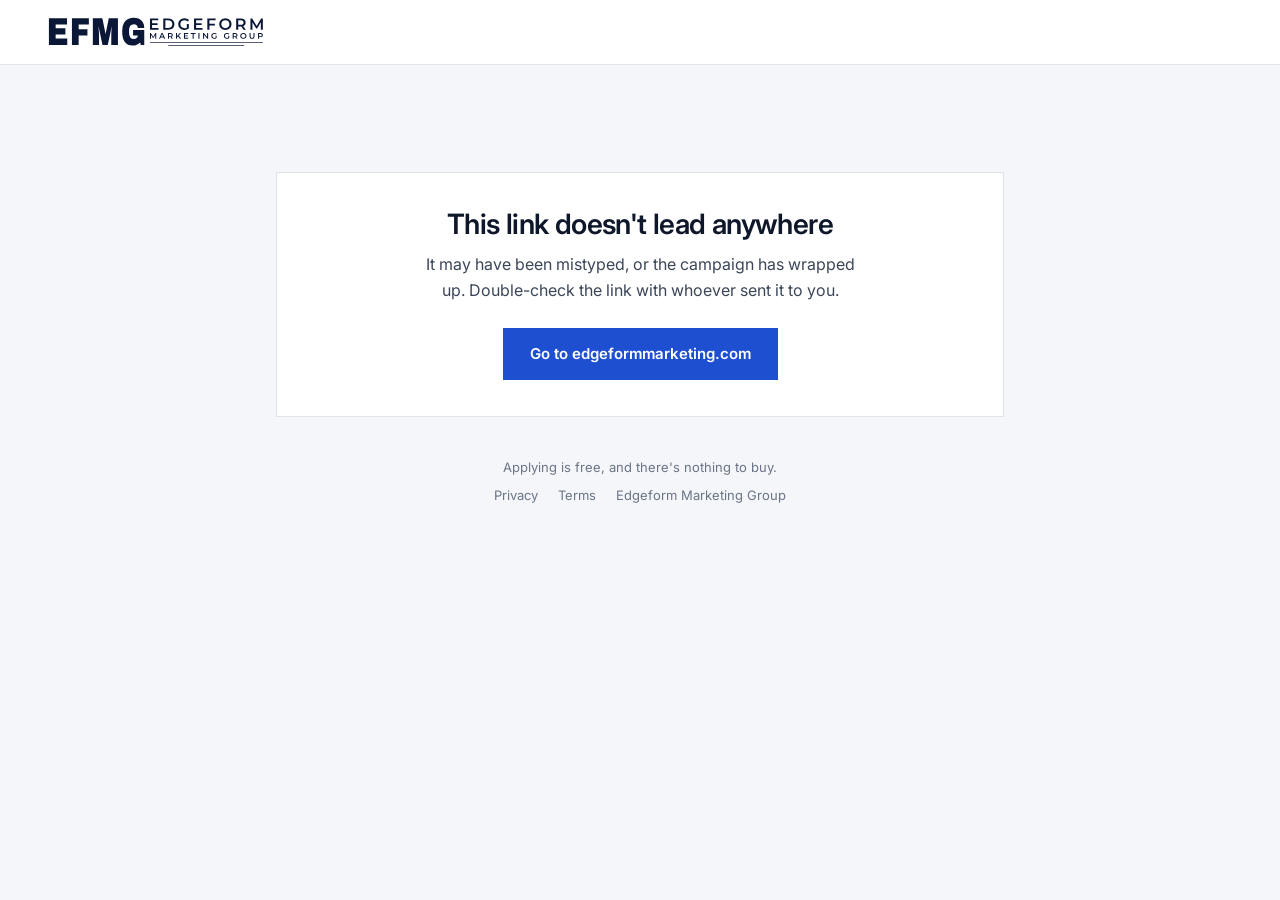
<file: apply/index.html>
<!DOCTYPE html>
<html lang="en">
<head>
<meta charset="UTF-8">
<meta name="viewport" content="width=device-width, initial-scale=1.0">
<title>Apply | Edgeform Marketing Group</title>
<meta name="description" content="Get paid for the views on the videos you make. Free to apply — we review every application.">
<meta name="robots" content="noindex">
<meta property="og:type" content="website">
<meta property="og:site_name" content="Edgeform Marketing Group">
<meta property="og:title" content="Apply to an Edgeform creator campaign">
<meta property="og:description" content="Get paid for the views on the videos you make. Free to apply — we review every application.">
<meta name="twitter:card" content="summary">
<link rel="icon" href="/favicon.svg" type="image/svg+xml">
<link rel="stylesheet" href="/site.css">
<link rel="stylesheet" href="/apply/apply.css">
</head>
<body class="ap-body">
<!-- Campaign application page (edgeform-crm CONTRACT.md §9). Public, no account: most people land
     here from a link in a bio, inside TikTok's or Instagram's in-app browser. -->
<header class="site-header">
  <div class="wrap">
    <a class="brand" href="/"><img class="brand-logo" src="/assets/efmg-logo.svg" alt="Edgeform Marketing Group" width="220" height="31"></a>
    <span id="ap-mock"></span>
  </div>
</header>
<main id="ap-root" class="ap-root"></main>
<footer class="ap-foot">
  <p>Applying is free, and there's nothing to buy.</p>
  <nav aria-label="Legal">
    <a href="https://affiliate.edgeformmarketing.com/privacy.html">Privacy</a>
    <a href="https://affiliate.edgeformmarketing.com/terms.html">Terms</a>
    <a href="/">Edgeform Marketing Group</a>
  </nav>
</footer>
<script src="/apply/mock.js"></script>
<script src="/apply/apply.js"></script>
</body>
</html>
</file>
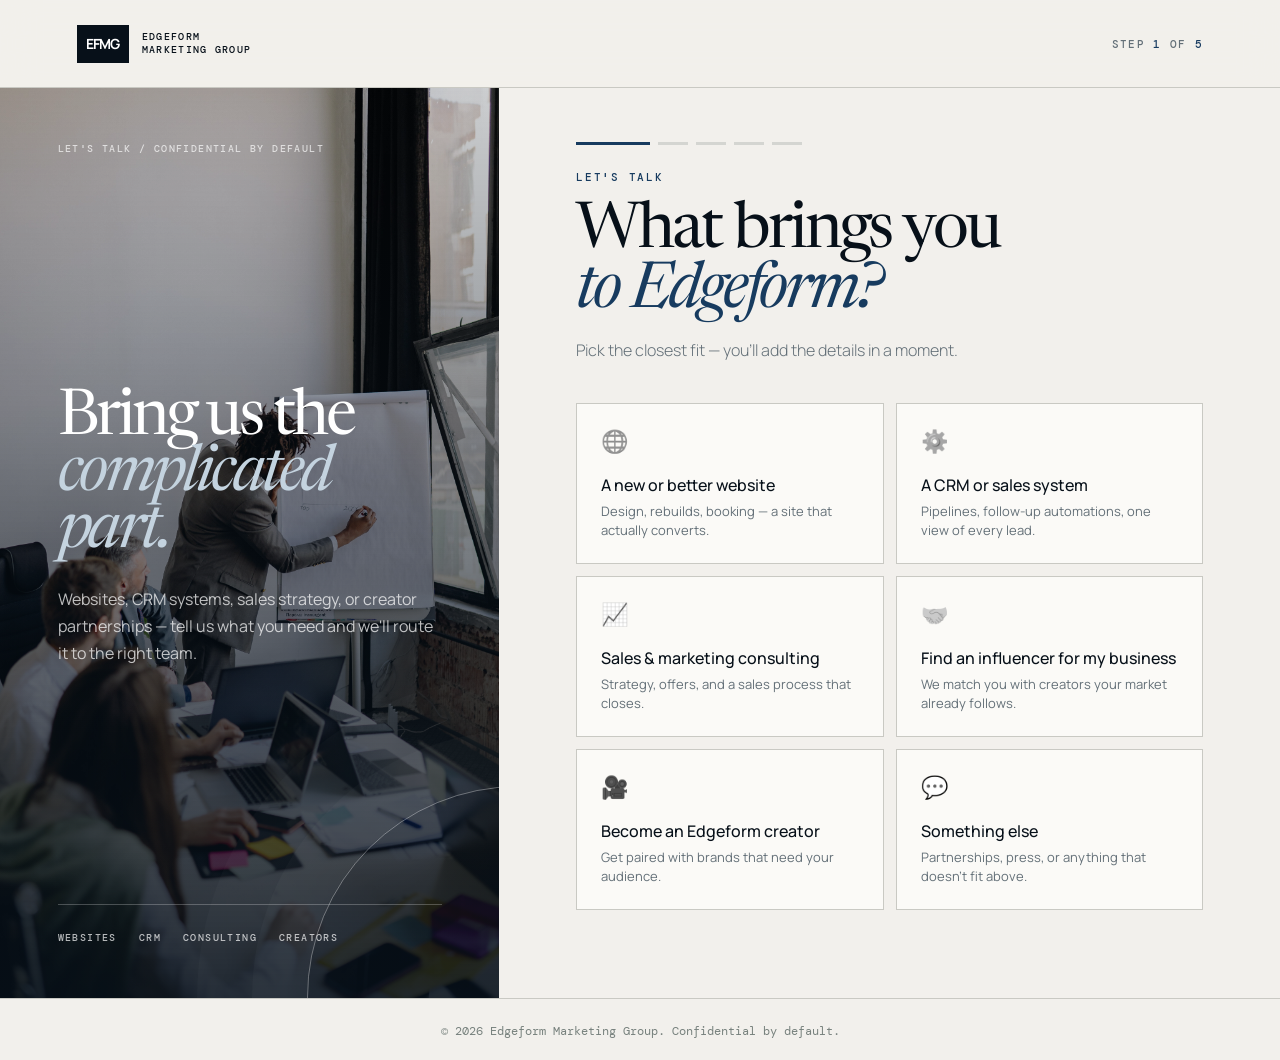
<file: form/index.html>
<!DOCTYPE html>
<html lang="en">
<head>
<meta charset="UTF-8">
<meta name="viewport" content="width=device-width, initial-scale=1.0">
<title>Let's Talk — Edgeform Marketing Group</title>
<link rel="preconnect" href="https://fonts.googleapis.com">
<link href="https://fonts.googleapis.com/css2?family=Playfair+Display:ital,wght@0,400;0,700;1,400&family=DM+Sans:wght@300;400;500&display=swap" rel="stylesheet">
<style>
:root {
  --black:#000000;--white:#ffffff;--blue:#0071e3;--blue-hover:#0077ed;--accent:#2997ff;
}
*{margin:0;padding:0;box-sizing:border-box;}
html{scroll-behavior:smooth;}
body{font-family:'DM Sans',-apple-system,BlinkMacSystemFont,sans-serif;background:#000;color:#fff;min-height:100vh;display:flex;flex-direction:column;overflow-x:hidden;}
.page-bg{position:fixed;inset:0;z-index:0;background:radial-gradient(ellipse 80% 60% at 50% 0%,#001533 0%,#000 70%);}
.page-grid{position:fixed;inset:0;z-index:0;background-image:linear-gradient(rgba(41,151,255,.03) 1px,transparent 1px),linear-gradient(90deg,rgba(41,151,255,.03) 1px,transparent 1px);background-size:80px 80px;mask-image:radial-gradient(ellipse 100% 100% at 50% 0%,black 20%,transparent 80%);}
nav{position:relative;z-index:10;padding:0 48px;height:52px;display:flex;align-items:center;justify-content:space-between;background:rgba(0,0,0,.72);backdrop-filter:saturate(180%) blur(20px);border-bottom:1px solid rgba(255,255,255,.08);}
.nav-logo{display:flex;align-items:center;text-decoration:none;}
.nav-logo-img{height:36px;width:auto;aspect-ratio:4/1;object-fit:contain;display:block;}
.nav-step-indicator{font-size:12px;letter-spacing:.15em;text-transform:uppercase;color:rgba(255,255,255,.35);}
.nav-step-indicator span{color:var(--accent);}
.form-wrapper{position:relative;z-index:5;flex:1;display:flex;flex-direction:column;align-items:center;justify-content:center;padding:40px 24px 80px;}
.progress-track{width:100%;max-width:560px;margin-bottom:36px;}
.progress-dots{display:flex;gap:8px;align-items:center;justify-content:center;}
.dot{width:6px;height:6px;border-radius:50%;background:rgba(255,255,255,.15);transition:all .4s cubic-bezier(.23,1,.32,1);}
.dot.active{width:24px;border-radius:3px;background:var(--accent);}
.dot.done{background:rgba(41,151,255,.45);}
.form-card{width:100%;max-width:560px;background:rgba(10,10,10,.85);border:1px solid rgba(255,255,255,.08);border-radius:24px;padding:48px 44px;backdrop-filter:blur(20px);box-shadow:0 40px 80px rgba(0,0,0,.6),0 0 0 1px rgba(255,255,255,.04);position:relative;overflow:hidden;transition:max-width .4s cubic-bezier(.23,1,.32,1);}
.form-card::before{content:'';position:absolute;top:0;left:20%;right:20%;height:1px;background:linear-gradient(90deg,transparent,rgba(41,151,255,.4),transparent);}
.form-card.wide{max-width:920px;}
.step{display:none;}
.step.active{display:block;animation:stepIn .45s cubic-bezier(.23,1,.32,1) forwards;}
@keyframes stepIn{from{opacity:0;transform:translateY(18px)}to{opacity:1;transform:translateY(0)}}
.step-eyebrow{font-size:11px;letter-spacing:.22em;text-transform:uppercase;color:var(--accent);margin-bottom:12px;}
.step-title{font-family:'Playfair Display',serif;font-size:clamp(22px,4vw,32px);font-weight:700;line-height:1.15;margin-bottom:8px;}
.step-title em{font-style:italic;color:var(--accent);}
.step-sub{font-size:15px;color:rgba(255,255,255,.45);line-height:1.6;margin-bottom:32px;font-weight:300;}
.step-sub strong{color:var(--accent);font-weight:500;}
.input-group{margin-bottom:20px;}
.input-label{display:block;font-size:12px;letter-spacing:.1em;text-transform:uppercase;color:rgba(255,255,255,.4);margin-bottom:8px;}
.input-field{width:100%;background:rgba(255,255,255,.04);border:1px solid rgba(255,255,255,.1);border-radius:12px;padding:14px 18px;color:#fff;font-family:'DM Sans',sans-serif;font-size:16px;transition:border-color .2s,background .2s,box-shadow .2s;outline:none;-webkit-appearance:none;}
.input-field::placeholder{color:rgba(255,255,255,.2);}
.input-field:focus{border-color:rgba(41,151,255,.5);background:rgba(41,151,255,.04);box-shadow:0 0 0 3px rgba(41,151,255,.08);}
.input-field.error{border-color:rgba(255,80,80,.5);}
textarea.input-field{resize:vertical;min-height:100px;line-height:1.6;}
.choice-group{display:grid;grid-template-columns:1fr 1fr;gap:12px;margin-bottom:32px;}
.choice-btn{background:rgba(255,255,255,.04);border:1px solid rgba(255,255,255,.1);border-radius:14px;padding:20px 16px;color:#fff;font-family:'DM Sans',sans-serif;font-size:15px;font-weight:500;cursor:pointer;transition:all .25s cubic-bezier(.23,1,.32,1);text-align:center;position:relative;overflow:hidden;}
.choice-btn::before{content:'';position:absolute;inset:0;background:linear-gradient(135deg,rgba(41,151,255,.12),transparent);opacity:0;transition:opacity .25s;}
.choice-btn:hover{border-color:rgba(41,151,255,.35);transform:translateY(-2px);}
.choice-btn:hover::before{opacity:1;}
.choice-icon{font-size:24px;display:block;margin-bottom:8px;}
.stat-block{border:1px solid rgba(255,255,255,.07);border-radius:16px;padding:28px 28px 20px;margin-bottom:28px;background:rgba(41,151,255,.03);overflow:hidden;position:relative;animation:statFadeIn .5s .15s cubic-bezier(.23,1,.32,1) both;}
@keyframes statFadeIn{from{opacity:0;transform:scale(.97)}to{opacity:1;transform:scale(1)}}
.stat-block::before{content:'';position:absolute;top:0;left:0;right:0;height:1px;background:linear-gradient(90deg,transparent,rgba(41,151,255,.35),transparent);}
.stat-number{font-family:'Playfair Display',serif;font-size:56px;font-weight:700;color:var(--accent);line-height:1;margin-bottom:8px;}
.stat-text{font-size:16px;color:rgba(255,255,255,.75);line-height:1.5;font-weight:300;margin-bottom:20px;}
.stat-text strong{color:#fff;font-weight:500;}
.source-btn{display:inline-flex;align-items:center;gap:6px;font-size:11px;letter-spacing:.08em;text-transform:uppercase;color:rgba(255,255,255,.3);text-decoration:none;border:1px solid rgba(255,255,255,.1);padding:6px 14px;border-radius:20px;transition:all .2s;}
.source-btn:hover{color:var(--accent);border-color:rgba(41,151,255,.3);}
.source-btn svg{width:10px;height:10px;}
.btn-primary{width:100%;background:var(--blue);color:#fff;border:none;padding:16px 36px;border-radius:30px;font-size:16px;font-family:'DM Sans',sans-serif;cursor:pointer;transition:all .2s;font-weight:500;margin-top:8px;letter-spacing:.01em;}
.btn-primary:hover{background:var(--blue-hover);transform:scale(1.02);}
.btn-primary:active{transform:scale(.99);}
.btn-back{background:none;border:none;color:rgba(255,255,255,.3);font-family:'DM Sans',sans-serif;font-size:13px;cursor:pointer;margin-top:16px;width:100%;text-align:center;padding:8px;transition:color .2s;letter-spacing:.05em;}
.btn-back:hover{color:rgba(255,255,255,.6);}
.success-icon{width:64px;height:64px;background:rgba(41,151,255,.1);border:1px solid rgba(41,151,255,.3);border-radius:50%;display:flex;align-items:center;justify-content:center;margin:0 auto 28px;animation:successPop .5s cubic-bezier(.34,1.56,.64,1) both;}
@keyframes successPop{from{transform:scale(0);opacity:0}to{transform:scale(1);opacity:1}}
.success-icon svg{width:28px;height:28px;color:var(--accent);}
.divider{height:1px;background:linear-gradient(90deg,transparent,rgba(255,255,255,.08),transparent);margin:28px 0;}
.auto-save-badge{position:absolute;top:-14px;right:24px;background:rgba(41,151,255,.15);border:1px solid rgba(41,151,255,.3);border-radius:20px;padding:4px 14px;font-size:11px;color:var(--accent);letter-spacing:.08em;opacity:0;transition:opacity .4s;}
.auto-save-badge.visible{opacity:1;}

/* ── MODE TOGGLE ── */
.mode-toggle{display:flex;background:rgba(255,255,255,.04);border:1px solid rgba(255,255,255,.08);border-radius:12px;padding:4px;margin-bottom:24px;gap:4px;}
.mode-btn{flex:1;padding:10px 12px;border:none;border-radius:9px;font-family:'DM Sans',sans-serif;font-size:13px;font-weight:500;cursor:pointer;transition:all .25s cubic-bezier(.23,1,.32,1);color:rgba(255,255,255,.4);background:transparent;display:flex;align-items:center;justify-content:center;gap:7px;}
.mode-btn.active{background:var(--blue);color:#fff;box-shadow:0 4px 12px rgba(0,113,227,.35);}
.mode-btn svg{width:14px;height:14px;}

/* ── DEMO BANNER ── */
.demo-banner{background:linear-gradient(135deg,rgba(41,151,255,.12),rgba(0,40,90,.2));border:1px solid rgba(41,151,255,.2);border-radius:14px;padding:18px 20px;display:flex;align-items:center;gap:14px;margin-bottom:20px;}
.demo-banner-icon{font-size:28px;flex-shrink:0;}
.demo-banner-text p{font-size:13px;color:rgba(255,255,255,.55);line-height:1.5;margin-top:3px;}
.demo-banner-text strong{font-size:15px;color:#fff;font-weight:500;}

/* ── BUILDER ── */
.builder-wrap{display:flex;flex-direction:column;gap:10px;}
.tool-row{display:flex;gap:5px;flex-wrap:wrap;align-items:center;}
.tool-btn{display:flex;flex-direction:column;align-items:center;gap:3px;padding:9px 12px;border:2px solid rgba(255,255,255,.1);background:rgba(255,255,255,.04);border-radius:10px;color:rgba(255,255,255,.55);font-family:'DM Sans',sans-serif;font-size:10px;font-weight:600;cursor:pointer;transition:all .18s;min-width:52px;letter-spacing:.02em;}
.tool-btn:hover{background:rgba(255,255,255,.1);color:#fff;border-color:rgba(255,255,255,.3);}
.tool-btn.active{background:#0071e3;color:#fff;border-color:#0071e3;box-shadow:0 4px 14px rgba(0,113,227,.45);}
.tool-btn svg{width:17px;height:17px;}
.tool-sep-v{width:1px;height:34px;background:rgba(255,255,255,.12);margin:0 1px;flex-shrink:0;}
/* Options bar */
.options-row{display:flex;align-items:center;gap:8px;background:rgba(255,255,255,.04);border:1px solid rgba(255,255,255,.1);border-radius:11px;padding:9px 12px;flex-wrap:wrap;}
.opt-label{font-size:10px;color:rgba(255,255,255,.4);font-weight:600;white-space:nowrap;letter-spacing:.06em;text-transform:uppercase;}
.color-swatch{width:26px;height:26px;border-radius:50%;border:3px solid transparent;cursor:pointer;transition:transform .15s,border-color .15s;flex-shrink:0;}
.color-swatch:hover{transform:scale(1.18);}
.color-swatch.active{border-color:#fff;transform:scale(1.18);box-shadow:0 0 0 2px rgba(255,255,255,.3);}
.opt-div{width:1px;height:20px;background:rgba(255,255,255,.12);flex-shrink:0;}
.size-slider{-webkit-appearance:none;appearance:none;width:70px;height:5px;background:rgba(255,255,255,.15);border-radius:3px;outline:none;cursor:pointer;}
.size-slider::-webkit-slider-thumb{-webkit-appearance:none;width:15px;height:15px;border-radius:50%;background:#2997ff;cursor:pointer;border:2px solid #fff;}
.size-val{font-size:11px;color:rgba(255,255,255,.5);min-width:26px;text-align:left;}
.opacity-slider{-webkit-appearance:none;appearance:none;width:70px;height:5px;border-radius:3px;outline:none;cursor:pointer;background:linear-gradient(to right,rgba(255,255,255,0),#fff);}
.opacity-slider::-webkit-slider-thumb{-webkit-appearance:none;width:15px;height:15px;border-radius:50%;background:#2997ff;cursor:pointer;border:2px solid #fff;}
/* Selection panel */
.sel-panel{display:none;align-items:center;gap:8px;background:rgba(41,151,255,.08);border:1px solid rgba(41,151,255,.25);border-radius:11px;padding:8px 12px;flex-wrap:wrap;}
.sel-panel.visible{display:flex;}
.sel-panel-label{font-size:10px;color:var(--accent);font-weight:600;letter-spacing:.06em;text-transform:uppercase;}
/* Canvas */
.canvas-container{position:relative;border-radius:12px;overflow:hidden;border:2px solid rgba(255,255,255,.12);box-shadow:0 8px 32px rgba(0,0,0,.5);width:100%;}
#builderCanvas{display:block;cursor:crosshair;}
.canvas-hint{position:absolute;top:50%;left:50%;transform:translate(-50%,-50%);text-align:center;pointer-events:none;transition:opacity .3s;}
.canvas-hint-icon{font-size:32px;margin-bottom:6px;}
.canvas-hint p{font-size:13px;color:rgba(100,100,100,.7);font-weight:400;}
/* Sections */
.sections-label{font-size:10px;letter-spacing:.1em;text-transform:uppercase;color:rgba(255,255,255,.35);margin-bottom:7px;font-weight:600;}
.sections-grid{display:grid;grid-template-columns:repeat(4,1fr);gap:6px;}
.section-chip{background:rgba(255,255,255,.05);border:1.5px solid rgba(255,255,255,.1);border-radius:9px;padding:9px 4px 7px;text-align:center;cursor:pointer;transition:all .18s;user-select:none;font-family:'DM Sans',sans-serif;}
.section-chip:hover{background:rgba(41,151,255,.14);border-color:rgba(41,151,255,.45);transform:translateY(-2px);box-shadow:0 4px 10px rgba(41,151,255,.18);}
.section-chip:active{transform:translateY(0);}
.section-chip-icon{font-size:18px;display:block;margin-bottom:4px;}
.section-chip-label{font-size:10px;color:rgba(255,255,255,.6);font-weight:600;}
.section-chip:hover .section-chip-label{color:#fff;}

@media(max-width:720px){
  .form-card.wide{padding:24px 16px;}
  .tool-row{gap:4px;}
  .tool-btn{min-width:44px;padding:8px 8px;font-size:10px;}
  .tool-btn svg{width:16px;height:16px;}
  .canvas-container{height:300px !important;}
  .sections-grid{grid-template-columns:repeat(4,1fr);}
  nav{padding:0 20px;}
}
footer{position:relative;z-index:5;text-align:center;padding:24px;font-size:12px;color:rgba(255,255,255,.18);border-top:1px solid rgba(255,255,255,.05);}
</style>
<link rel="stylesheet" href="form-theme.css">
</head>
<body>

<div class="page-bg"></div>
<div class="page-grid"></div>

<nav>
  <a href="/" class="nav-logo" aria-label="Edgeform Marketing Group home">
    <b>EFMG</b><span>EDGEFORM<br>MARKETING GROUP</span>
  </a>
  <div class="nav-step-indicator">Step <span id="stepCounter">1</span> of <span id="totalSteps">5</span></div>
</nav>

<aside class="form-context" aria-label="About this inquiry">
  <span class="context-kicker" id="contextKicker">Let's talk / confidential by default</span>
  <div>
    <h1>Bring us the<br><em>complicated part.</em></h1>
    <p id="contextCopy">Websites, CRM systems, sales strategy, or creator partnerships — tell us what you need and we'll route it to the right team.</p>
  </div>
  <div class="context-meta"><span>Websites</span><span>CRM</span><span>Consulting</span><span>Creators</span></div>
</aside>

<div class="form-wrapper">
  <div class="progress-track"><div class="progress-dots" id="progressDots"></div></div>

  <div class="form-card" id="formCard">
    <div class="auto-save-badge" id="autoSaveBadge">✓ Info saved</div>

    <!-- ═══ SHARED ═══ -->

    <div class="step active" id="step-type">
      <p class="step-eyebrow">Let's talk</p>
      <h1 class="step-title">What brings you<br><em>to Edgeform?</em></h1>
      <p class="step-sub">Pick the closest fit — you'll add the details in a moment.</p>
      <div class="choice-group path-group">
        <button class="choice-btn" data-type="website" onclick="chooseType('website')">
          <span class="choice-icon">🌐</span><span>A new or better website</span>
          <span class="choice-desc">Design, rebuilds, booking — a site that actually converts.</span>
        </button>
        <button class="choice-btn" data-type="crm" onclick="chooseType('crm')">
          <span class="choice-icon">⚙️</span><span>A CRM or sales system</span>
          <span class="choice-desc">Pipelines, follow-up automations, one view of every lead.</span>
        </button>
        <button class="choice-btn" data-type="consulting" onclick="chooseType('consulting')">
          <span class="choice-icon">📈</span><span>Sales &amp; marketing consulting</span>
          <span class="choice-desc">Strategy, offers, and a sales process that closes.</span>
        </button>
        <button class="choice-btn" data-type="sponsor" onclick="chooseType('sponsor')">
          <span class="choice-icon">🤝</span><span>Find an influencer for my business</span>
          <span class="choice-desc">We match you with creators your market already follows.</span>
        </button>
        <button class="choice-btn" data-type="creator" onclick="chooseType('creator')">
          <span class="choice-icon">🎥</span><span>Become an Edgeform creator</span>
          <span class="choice-desc">Get paired with brands that need your audience.</span>
        </button>
        <button class="choice-btn" data-type="other" onclick="chooseType('other')">
          <span class="choice-icon">💬</span><span>Something else</span>
          <span class="choice-desc">Partnerships, press, or anything that doesn't fit above.</span>
        </button>
      </div>
    </div>

    <div class="step" id="step-contact">
      <p class="step-eyebrow">About you</p>
      <h1 class="step-title" id="contactTitle">Who are we<br><em>talking to?</em></h1>
      <p class="step-sub">We'll use this to reach out. No spam — ever.</p>
      <div class="input-group">
        <label class="input-label" for="name">Full Name</label>
        <input class="input-field" type="text" id="name" data-field="name" data-scope="lead" data-required data-msg="Add your name so we know who to ask for." placeholder="e.g. Carlos Rivera" autocomplete="name">
      </div>
      <div class="input-group">
        <label class="input-label" for="phone">Phone Number</label>
        <input class="input-field" type="tel" id="phone" inputmode="tel" placeholder="(305) 000-0000" autocomplete="tel">
        <p class="field-hint" id="phoneHint"></p>
      </div>
      <div class="input-group">
        <label class="input-label" for="email">Email <span class="optional" id="emailOptional">(optional)</span></label>
        <input class="input-field" type="email" id="email" data-field="email" data-scope="lead" placeholder="you@company.com" autocomplete="email">
      </div>
      <button class="btn-primary" onclick="advance()">Continue →</button>
      <button class="btn-back" onclick="goBack()">← Change inquiry type</button>
    </div>

    <!-- ═══ WEBSITE ═══ -->

    <div class="step" id="step-hasSite">
      <p class="step-eyebrow">Your online presence</p>
      <h1 class="step-title">Do you currently<br><em>have a website?</em></h1>
      <p class="step-sub">Be honest — there's no wrong answer here.</p>
      <div class="choice-group">
        <button class="choice-btn" data-site="yes" onclick="chooseWebsite('yes')">
          <span class="choice-icon">✅</span><span>Yes, I do</span>
        </button>
        <button class="choice-btn" data-site="no" onclick="chooseWebsite('no')">
          <span class="choice-icon">🚫</span><span>No, not yet</span>
        </button>
      </div>
      <button class="btn-back" onclick="goBack()">← Go back</button>
    </div>

    <div class="step" id="step-statHas">
      <p class="step-eyebrow">Here's what the data says</p>
      <h1 class="step-title">Your website may be<br><em>costing you clients.</em></h1>
      <div class="stat-block">
        <div class="stat-number">60%</div>
        <p class="stat-text">of business is <strong>lost due to a bad website experience</strong> — customers abandon and never come back.</p>
        <a class="source-btn" href="https://www.prnewswire.com/news-releases/60-of-consumers-abandon-purchases-due-to-poor-website-user-experience-costing-e-commerce-companies-billions-301706784.html" target="_blank" rel="noopener">
          Source <svg viewBox="0 0 12 12" fill="none" stroke="currentColor" stroke-width="1.5"><path d="M2 10L10 2M10 2H5M10 2v5"/></svg>
        </a>
      </div>
      <button class="btn-primary" onclick="advance()">Let's fix that →</button>
      <button class="btn-back" onclick="goBack()">← Go back</button>
    </div>

    <div class="step" id="step-statNone">
      <p class="step-eyebrow">Here's what the data says</p>
      <h1 class="step-title">You're invisible<br><em>to most customers.</em></h1>
      <div class="stat-block">
        <div class="stat-number">56%</div>
        <p class="stat-text">of traffic <strong>completely ignores a business with no website</strong> — losing credibility and potential customers before you even get a chance.</p>
        <a class="source-btn" href="https://networksolutions.com/blog/small-business-website-statistics/#:~:text=Customer%20expectations,losing%20credibility%20and%20potential%20customers." target="_blank" rel="noopener">
          Source <svg viewBox="0 0 12 12" fill="none" stroke="currentColor" stroke-width="1.5"><path d="M2 10L10 2M10 2H5M10 2v5"/></svg>
        </a>
      </div>
      <button class="btn-primary" onclick="advance()">Let's change that →</button>
      <button class="btn-back" onclick="goBack()">← Go back</button>
    </div>

    <div class="step" id="step-bizType">
      <p class="step-eyebrow">Your business</p>
      <h1 class="step-title">What type of<br><em>business do you run?</em></h1>
      <p class="step-sub">Tell us the market you serve and what your customers come to you for.</p>
      <div class="input-group">
        <label class="input-label" for="businessType">Business Type</label>
        <input class="input-field" type="text" id="businessType" data-field="businessType" data-scope="lead" data-required data-msg="Tell us what kind of business it is." placeholder="e.g. HVAC Contractor, Plumber, Salon...">
      </div>
      <button class="btn-primary" onclick="advance()">Continue →</button>
      <button class="btn-back" onclick="goBack()">← Go back</button>
    </div>

    <div class="step" id="step-vision">
      <p class="step-eyebrow" id="visionEyebrow">Your vision</p>
      <h1 class="step-title" id="visionTitle">Show us what you <em>have in mind.</em></h1>

      <div class="demo-banner">
        <div class="demo-banner-icon">🎁</div>
        <div class="demo-banner-text">
          <strong>We'll build you a free demo first.</strong>
          <p>Sketch or describe what you want — we'll turn it into a working demo, then refine from there together.</p>
        </div>
      </div>

      <div class="mode-toggle">
        <button class="mode-btn active" id="modeText" onclick="setMode('text')">
          <svg viewBox="0 0 16 16" fill="none" stroke="currentColor" stroke-width="1.5"><path d="M2 4h12M2 8h8M2 12h10"/></svg>
          Describe it
        </button>
        <button class="mode-btn" id="modeVisual" onclick="setMode('visual')">
          <svg viewBox="0 0 16 16" fill="none" stroke="currentColor" stroke-width="1.5"><rect x="1" y="1" width="14" height="14" rx="2"/><path d="M1 5h14M5 5v10"/></svg>
          Sketch it
        </button>
      </div>

      <!-- TEXT MODE -->
      <div id="textMode">
        <div class="input-group">
          <label class="input-label" id="visionLabel">Describe Your Website</label>
          <textarea class="input-field" id="websiteDesc" placeholder="e.g. I want a clean site where clients can book an HVAC inspection, pay a deposit, and get automatic texts..."></textarea>
        </div>
        <button class="btn-primary" onclick="submitWebsiteText()">Submit →</button>
      </div>

      <!-- VISUAL MODE -->
      <div id="visualMode" style="display:none;">
        <div class="builder-wrap">

          <!-- TOOL ROW -->
          <div class="tool-row">
            <button class="tool-btn active" id="tool-draw" onclick="setTool('draw')">
              <svg viewBox="0 0 20 20" fill="none" stroke="currentColor" stroke-width="2"><path d="M3 17c1.5-1.5 2.5-3.5 5-5L15 5a1.8 1.8 0 00-2.5-2.5L5 10c-2.5 2.5-3.5 3.5-2 7z"/></svg>
              Draw
            </button>
            <button class="tool-btn" id="tool-rect" onclick="setTool('rect')">
              <svg viewBox="0 0 20 20" fill="none" stroke="currentColor" stroke-width="2"><rect x="3" y="4" width="14" height="12" rx="2"/></svg>
              Box
            </button>
            <button class="tool-btn" id="tool-text" onclick="setTool('text')">
              <svg viewBox="0 0 20 20" fill="none" stroke="currentColor" stroke-width="2"><path d="M4 5h12M10 5v11M7 16h6"/></svg>
              Text
            </button>
            <button class="tool-btn" id="tool-select" onclick="setTool('select')">
              <svg viewBox="0 0 20 20" fill="none" stroke="currentColor" stroke-width="2"><path d="M4 3l12 7-6 2-3 6z"/></svg>
              Select
            </button>
            <button class="tool-btn" id="tool-erase" onclick="setTool('erase')">
              <svg viewBox="0 0 20 20" fill="none" stroke="currentColor" stroke-width="2"><path d="M3 17h14M11 3L4 10l5 5 7-7z"/></svg>
              Erase
            </button>
            <div class="tool-sep-v"></div>
            <button class="tool-btn" onclick="undoAction()">
              <svg viewBox="0 0 20 20" fill="none" stroke="currentColor" stroke-width="2"><path d="M3 8h9a5 5 0 010 10H6"/><path d="M3 8l4-4M3 8l4 4"/></svg>
              Undo
            </button>
            <button class="tool-btn" onclick="deleteSelected()">
              <svg viewBox="0 0 20 20" fill="none" stroke="currentColor" stroke-width="2"><path d="M4 5h12M7 5V3h6v2M8 9v6M12 9v6M5 5l1 12h8l1-12"/></svg>
              Delete
            </button>
            <button class="tool-btn" onclick="clearCanvas()">
              <svg viewBox="0 0 20 20" fill="none" stroke="currentColor" stroke-width="2"><path d="M5 5l10 10M15 5L5 15"/></svg>
              Clear
            </button>
          </div>

          <!-- COLOR + OPTIONS ROW -->
          <div class="options-row">
            <span class="opt-label">Color</span>
            <div class="color-swatch active" style="background:#111111" data-color="#111111" onclick="pickColor(this)"></div>
            <div class="color-swatch" style="background:#ffffff;box-shadow:inset 0 0 0 1px #ccc;" data-color="#ffffff" onclick="pickColor(this)"></div>
            <div class="color-swatch" style="background:#2997ff" data-color="#2997ff" onclick="pickColor(this)"></div>
            <div class="color-swatch" style="background:#22c55e" data-color="#22c55e" onclick="pickColor(this)"></div>
            <div class="color-swatch" style="background:#f97316" data-color="#f97316" onclick="pickColor(this)"></div>
            <div class="color-swatch" style="background:#ef4444" data-color="#ef4444" onclick="pickColor(this)"></div>
            <div class="color-swatch" style="background:#a855f7" data-color="#a855f7" onclick="pickColor(this)"></div>
            <input type="color" id="customColor" value="#111111" style="width:26px;height:26px;border-radius:50%;border:3px solid rgba(255,255,255,.25);cursor:pointer;padding:0;flex-shrink:0;" title="Custom color" onchange="drawColor=this.value;document.querySelectorAll('.color-swatch').forEach(c=>c.classList.remove('active'));">
            <div class="opt-div"></div>
            <span class="opt-label">Size</span>
            <input type="range" class="size-slider" id="brushSize" min="2" max="40" value="5" oninput="brushSize=+this.value;document.getElementById('bsLabel').textContent=this.value+'px'">
            <span class="size-val" id="bsLabel">5px</span>
            <div class="opt-div"></div>
            <span class="opt-label">Opacity</span>
            <input type="range" class="opacity-slider" id="opacitySlider" min="5" max="100" value="100" oninput="drawOpacity=+this.value/100;document.getElementById('opLabel').textContent=this.value+'%'">
            <span class="size-val" id="opLabel">100%</span>
          </div>

          <!-- SELECTION PANEL — appears when element is selected -->
          <div class="sel-panel" id="selPanel">
            <span class="sel-panel-label">✦ Selected:</span>
            <span id="selName" style="font-size:12px;color:#fff;font-weight:600;"></span>
            <div class="opt-div"></div>
            <span class="opt-label">Color</span>
            <input type="color" id="selColor" value="#111111" style="width:24px;height:24px;border-radius:50%;border:2px solid rgba(255,255,255,.3);cursor:pointer;padding:0;flex-shrink:0;" onchange="changeSelectedColor(this.value)">
            <div class="opt-div"></div>
            <span class="opt-label">Opacity</span>
            <input type="range" class="opacity-slider" id="selOpacity" min="5" max="100" value="100" style="width:70px;" oninput="changeSelectedOpacity(+this.value/100);document.getElementById('selOpLabel').textContent=this.value+'%'">
            <span class="size-val" id="selOpLabel">100%</span>
            <div class="opt-div"></div>
            <span class="opt-label">Label</span>
            <input type="text" id="selLabel" style="background:rgba(255,255,255,.08);border:1px solid rgba(255,255,255,.2);border-radius:6px;color:#fff;font-size:12px;padding:4px 8px;font-family:'DM Sans',sans-serif;outline:none;width:110px;" placeholder="Edit text..." oninput="changeSelectedLabel(this.value)">
            <button onclick="deleteSelected()" style="background:rgba(255,60,60,.12);border:1px solid rgba(255,60,60,.3);color:#ff7070;border-radius:7px;padding:4px 10px;cursor:pointer;font-size:11px;font-family:'DM Sans',sans-serif;font-weight:600;white-space:nowrap;">Delete</button>
          </div>

          <!-- CANVAS — 16:9 ratio, white, auto-sized -->
          <div class="canvas-container" id="canvasContainer">
            <canvas id="builderCanvas"></canvas>
            <div class="canvas-hint" id="canvasHint">
              <div class="canvas-hint-icon">✏️</div>
              <p>Draw freely — or click sections below to build your layout</p>
            </div>
          </div>

          <!-- SECTION CHIPS -->
          <div>
            <div class="sections-label">➕ Click to add page sections</div>
            <div class="sections-grid" id="sectionsGrid"></div>
          </div>

        </div>

        <input type="file" id="imgUploadInput" accept="image/*" style="display:none" onchange="handleImageUpload(event)">
        <button class="btn-primary" style="margin-top:14px" onclick="submitVisual(this)">Submit My Sketch →</button>
      </div>

      <button class="btn-back" onclick="goBack()">← Go back</button>
    </div>

    <!--
      Chip sets render their options from data-options (pipe-separated).
      data-field  → key in the payload (details.<field>, or top level with data-scope="lead")
      data-mode   → single (string) | multi (array)
      data-label  → human label used in the plain-text summary
    -->

    <!-- ═══ CRM ═══ -->

    <div class="step" id="step-crmTool">
      <p class="step-eyebrow">Your current setup</p>
      <h1 class="step-title">Where do your<br><em>leads live today?</em></h1>
      <p class="step-sub">No judgment — most businesses we meet run on spreadsheets and memory.</p>
      <div class="input-group">
        <p class="input-label">Current tool</p>
        <div class="chip-set" data-field="currentTool" data-label="Current tool" data-mode="single" data-required data-msg="Pick the closest option."
             data-options="Nothing yet|Spreadsheets|Texts & notebooks|HubSpot|GoHighLevel|Salesforce|Zoho|Other"></div>
      </div>
      <div class="input-group">
        <label class="input-label" for="currentToolNotes">Anything to add? <span class="optional">(optional)</span></label>
        <input class="input-field" type="text" id="currentToolNotes" data-field="currentToolNotes" data-label="Setup notes" placeholder="e.g. Jobber for scheduling, leads tracked in Google Sheets">
      </div>
      <button class="btn-primary" onclick="advance()">Continue →</button>
      <button class="btn-back" onclick="goBack()">← Go back</button>
    </div>

    <div class="step" id="step-crmTeam">
      <p class="step-eyebrow">Your team</p>
      <h1 class="step-title">Who's going to<br><em>use it?</em></h1>
      <p class="step-sub">This helps us size the system before we ever get on a call.</p>
      <div class="input-group">
        <label class="input-label" for="crmBusinessType">Business Type</label>
        <input class="input-field" type="text" id="crmBusinessType" data-field="businessType" data-scope="lead" data-required data-msg="Tell us what kind of business it is." placeholder="e.g. Roofing company, Med spa, Insurance agency...">
      </div>
      <div class="input-group">
        <p class="input-label">Team size</p>
        <div class="chip-set" data-field="teamSize" data-label="Team size" data-mode="single" data-required data-msg="Pick a team size."
             data-options="Just me|2–5|6–20|21–50|50+"></div>
      </div>
      <div class="input-group">
        <p class="input-label">New leads per month <span class="optional">(optional)</span></p>
        <div class="chip-set" data-field="leadVolume" data-label="Leads per month" data-mode="single"
             data-options="Under 50|50–200|200–1,000|1,000+|Not sure"></div>
      </div>
      <button class="btn-primary" onclick="advance()">Continue →</button>
      <button class="btn-back" onclick="goBack()">← Go back</button>
    </div>

    <div class="step" id="step-crmPain">
      <p class="step-eyebrow">What needs fixing</p>
      <h1 class="step-title">What should work<br><em>better?</em></h1>
      <p class="step-sub">Pick everything that applies.</p>
      <div class="input-group">
        <div class="chip-set" data-field="needs" data-label="Needs" data-mode="multi" data-required data-msg="Pick at least one."
             data-options="Lead follow-up|Pipeline visibility|Automated texts & emails|Appointment booking|Reporting|Moving off our current tool|Connecting other apps|Team accountability"></div>
      </div>
      <div class="input-group">
        <label class="input-label" for="crmNotes">Notes <span class="optional">(optional)</span></label>
        <textarea class="input-field" id="crmNotes" data-field="notes" data-label="Notes" placeholder="e.g. Leads from Facebook sit for days before anyone calls them back..."></textarea>
      </div>
      <button class="btn-primary" onclick="advance()">Send to Edgeform →</button>
      <button class="btn-back" onclick="goBack()">← Go back</button>
    </div>

    <!-- ═══ CONSULTING ═══ -->

    <div class="step" id="step-consultBiz">
      <p class="step-eyebrow">Your business</p>
      <h1 class="step-title">Tell us where<br><em>you're at.</em></h1>
      <p class="step-sub">Ranges are fine — this stays confidential.</p>
      <div class="input-group">
        <label class="input-label" for="consultBusinessType">Business Type</label>
        <input class="input-field" type="text" id="consultBusinessType" data-field="businessType" data-scope="lead" data-required data-msg="Tell us what kind of business it is." placeholder="e.g. Commercial cleaning, SaaS, Law firm...">
      </div>
      <div class="input-group">
        <p class="input-label">Annual revenue <span class="optional">(optional)</span></p>
        <div class="chip-set" data-field="revenue" data-label="Annual revenue" data-mode="single"
             data-options="Pre-revenue|Under $250K|$250K–$1M|$1M–$5M|$5M+|Prefer not to say"></div>
      </div>
      <button class="btn-primary" onclick="advance()">Continue →</button>
      <button class="btn-back" onclick="goBack()">← Go back</button>
    </div>

    <div class="step" id="step-consultGoal">
      <p class="step-eyebrow">Your goals</p>
      <h1 class="step-title">What would move<br><em>the needle?</em></h1>
      <p class="step-sub">Pick everything that applies.</p>
      <div class="input-group">
        <div class="chip-set" data-field="goals" data-label="Goals" data-mode="multi" data-required data-msg="Pick at least one."
             data-options="More qualified leads|Higher close rate|Pricing & offers|Marketing strategy|Sales process & scripts|Sales team training|Launching something new|Brand positioning"></div>
      </div>
      <button class="btn-primary" onclick="advance()">Continue →</button>
      <button class="btn-back" onclick="goBack()">← Go back</button>
    </div>

    <div class="step" id="step-consultStuck">
      <p class="step-eyebrow">The real problem</p>
      <h1 class="step-title">Where are things<br><em>getting stuck?</em></h1>
      <p class="step-sub">A few sentences is plenty. The more honest, the more useful the first call.</p>
      <div class="input-group">
        <label class="input-label" for="challenge">The Challenge</label>
        <textarea class="input-field" id="challenge" data-field="challenge" data-label="Challenge" data-required data-msg="Give us a sentence or two." placeholder="e.g. We get plenty of calls but only close 1 in 10, and nobody follows up after the first quote..."></textarea>
      </div>
      <div class="input-group">
        <p class="input-label">Timeline <span class="optional">(optional)</span></p>
        <div class="chip-set" data-field="timeline" data-label="Timeline" data-mode="single"
             data-options="ASAP|This quarter|Just exploring"></div>
      </div>
      <button class="btn-primary" onclick="advance()">Send to Edgeform →</button>
      <button class="btn-back" onclick="goBack()">← Go back</button>
    </div>

    <!-- ═══ CREATOR (influencer applying) ═══ -->

    <div class="step" id="step-creatorSocials">
      <p class="step-eyebrow">Your channels</p>
      <h1 class="step-title">Where does your<br><em>audience follow you?</em></h1>
      <p class="step-sub">Add at least one. Handles or links both work.</p>
      <div class="handle-row">
        <label class="input-label" for="igHandle">Instagram</label>
        <input class="input-field" type="text" id="igHandle" data-field="instagram" data-group="socials" data-label="Instagram" data-kind="handle" placeholder="@yourhandle" autocapitalize="off" autocorrect="off" spellcheck="false">
      </div>
      <div class="handle-row">
        <label class="input-label" for="ttHandle">TikTok</label>
        <input class="input-field" type="text" id="ttHandle" data-field="tiktok" data-group="socials" data-label="TikTok" data-kind="handle" placeholder="@yourhandle" autocapitalize="off" autocorrect="off" spellcheck="false">
      </div>
      <div class="handle-row">
        <label class="input-label" for="ytHandle">YouTube</label>
        <input class="input-field" type="text" id="ytHandle" data-field="youtube" data-group="socials" data-label="YouTube" data-kind="handle" placeholder="@yourchannel" autocapitalize="off" autocorrect="off" spellcheck="false">
      </div>
      <div class="handle-row">
        <label class="input-label" for="otherHandle">Other</label>
        <input class="input-field" type="text" id="otherHandle" data-field="other" data-group="socials" data-label="Other" placeholder="Facebook, X, Twitch, a blog..." autocapitalize="off" autocorrect="off" spellcheck="false">
      </div>
      <button class="btn-primary" onclick="advance()">Continue →</button>
      <button class="btn-back" onclick="goBack()">← Go back</button>
    </div>

    <div class="step" id="step-creatorAudience">
      <p class="step-eyebrow">Your audience</p>
      <h1 class="step-title">Who's paying<br><em>attention?</em></h1>
      <p class="step-sub">Brands care about fit more than follower count.</p>
      <div class="input-group">
        <p class="input-label">Total audience (all platforms)</p>
        <div class="chip-set" data-field="audienceSize" data-label="Audience size" data-mode="single" data-required data-msg="Pick your audience size."
             data-options="Under 5K|5K–25K|25K–100K|100K–500K|500K+"></div>
      </div>
      <div class="input-group">
        <p class="input-label">Your niche</p>
        <div class="chip-set" data-field="niches" data-label="Niches" data-mode="multi" data-required data-msg="Pick at least one niche."
             data-options="@niches"></div>
      </div>
      <div class="input-group">
        <label class="input-label" for="creatorLocation">City / Market</label>
        <input class="input-field" type="text" id="creatorLocation" data-field="location" data-label="Location" data-required data-msg="Where are you based? Local brands pair by market." placeholder="e.g. Miami, FL" autocomplete="address-level2">
      </div>
      <button class="btn-primary" onclick="advance()">Continue →</button>
      <button class="btn-back" onclick="goBack()">← Go back</button>
    </div>

    <div class="step" id="step-creatorWork">
      <p class="step-eyebrow">Your work</p>
      <h1 class="step-title">What do you<br><em>like to make?</em></h1>
      <p class="step-sub">Pick everything you're open to.</p>
      <div class="input-group">
        <div class="chip-set" data-field="contentTypes" data-label="Content types" data-mode="multi" data-required data-msg="Pick at least one."
             data-options="Sponsored posts|Short-form video|Stories|UGC (no posting)|Long-form / YouTube|Reviews|Live & in-person events"></div>
      </div>
      <div class="input-group">
        <p class="input-label">Typical rate per post <span class="optional">(optional)</span></p>
        <div class="chip-set" data-field="rate" data-label="Rate per post" data-mode="single"
             data-options="Under $100|$100–$500|$500–$1K|$1K+|Open to gifting"></div>
      </div>
      <div class="input-group">
        <label class="input-label" for="mediaKit">Media kit or portfolio link <span class="optional">(optional)</span></label>
        <input class="input-field" type="url" id="mediaKit" data-field="mediaKit" data-label="Media kit" data-kind="url" placeholder="e.g. linktr.ee/yourname" autocapitalize="off" spellcheck="false">
      </div>
      <label class="check">
        <input type="checkbox" id="creatorConsent" data-field="consent" data-label="18+ and OK to share profile with brands" data-required data-msg="Please confirm before submitting.">
        <span>I'm 18 or older, and I'm OK with Edgeform sharing my public profile with brands we think are a fit.</span>
      </label>
      <button class="btn-primary" onclick="advance()">Apply →</button>
      <button class="btn-back" onclick="goBack()">← Go back</button>
    </div>

    <!-- ═══ SPONSOR (business seeking an influencer) ═══ -->

    <div class="step" id="step-sponsorGoal">
      <p class="step-eyebrow">Your campaign</p>
      <h1 class="step-title">What should a creator<br><em>do for you?</em></h1>
      <p class="step-sub">We'll match against what you're trying to achieve.</p>
      <div class="input-group">
        <label class="input-label" for="sponsorBusinessType">Business Type</label>
        <input class="input-field" type="text" id="sponsorBusinessType" data-field="businessType" data-scope="lead" data-required data-msg="Tell us what kind of business it is." placeholder="e.g. Restaurant, Boutique gym, Dental office...">
      </div>
      <div class="input-group">
        <p class="input-label">Campaign goals</p>
        <div class="chip-set" data-field="goals" data-label="Campaign goals" data-mode="multi" data-required data-msg="Pick at least one goal."
             data-options="Brand awareness|Product launch|Foot traffic|Online sales|Sign-ups / app installs|Event promotion|Content for our own ads"></div>
      </div>
      <button class="btn-primary" onclick="advance()">Continue →</button>
      <button class="btn-back" onclick="goBack()">← Go back</button>
    </div>

    <div class="step" id="step-sponsorAudience">
      <p class="step-eyebrow">Your audience</p>
      <h1 class="step-title">Who do you need<br><em>to reach?</em></h1>
      <p class="step-sub">Be specific — "everyone" makes for a weak match.</p>
      <div class="input-group">
        <p class="input-label">Creator niches that fit your brand</p>
        <div class="chip-set" data-field="niches" data-label="Niches" data-mode="multi" data-required data-msg="Pick at least one niche so we can match creators."
             data-options="@niches"></div>
      </div>
      <div class="input-group">
        <label class="input-label" for="targetAudience">Target Audience</label>
        <input class="input-field" type="text" id="targetAudience" data-field="targetAudience" data-label="Target audience" data-required data-msg="Describe who you're trying to reach." placeholder="e.g. Parents 25–40 who live near our locations">
      </div>
      <div class="input-group">
        <label class="input-label" for="sponsorMarket">Market / Location <span class="optional">(optional)</span></label>
        <input class="input-field" type="text" id="sponsorMarket" data-field="market" data-label="Market" placeholder="e.g. Miami-Dade & Broward, or nationwide">
      </div>
      <div class="input-group">
        <p class="input-label">Preferred platforms <span class="optional">(optional)</span></p>
        <div class="chip-set" data-field="platforms" data-label="Platforms" data-mode="multi"
             data-options="Instagram|TikTok|YouTube|Facebook|No preference"></div>
      </div>
      <button class="btn-primary" onclick="advance()">Continue →</button>
      <button class="btn-back" onclick="goBack()">← Go back</button>
    </div>

    <div class="step" id="step-sponsorBudget">
      <p class="step-eyebrow">Budget &amp; timing</p>
      <h1 class="step-title">What are we<br><em>working with?</em></h1>
      <p class="step-sub">A rough range lets us shortlist the right tier of creators.</p>
      <div class="input-group">
        <p class="input-label">Campaign budget</p>
        <div class="chip-set" data-field="budget" data-label="Budget" data-mode="single" data-required data-msg="Pick a budget range."
             data-options="Under $1K|$1K–$5K|$5K–$15K|$15K+|Not sure yet"></div>
      </div>
      <div class="input-group">
        <p class="input-label">Timeline <span class="optional">(optional)</span></p>
        <div class="chip-set" data-field="timeline" data-label="Timeline" data-mode="single"
             data-options="ASAP|Within 30 days|1–3 months|Just exploring"></div>
      </div>
      <div class="input-group">
        <label class="input-label" for="sponsorNotes">Notes <span class="optional">(optional)</span></label>
        <textarea class="input-field" id="sponsorNotes" data-field="notes" data-label="Notes" placeholder="e.g. Grand opening on the 15th, want 3–4 local food creators..."></textarea>
      </div>
      <button class="btn-primary" onclick="advance()">Send to Edgeform →</button>
      <button class="btn-back" onclick="goBack()">← Go back</button>
    </div>

    <!-- ═══ OTHER ═══ -->

    <div class="step" id="step-otherMsg">
      <p class="step-eyebrow">Your message</p>
      <h1 class="step-title">How can we<br><em>help?</em></h1>
      <p class="step-sub">Tell us what you have in mind and we'll get it to the right person.</p>
      <div class="input-group">
        <label class="input-label" for="otherCompany">Company <span class="optional">(optional)</span></label>
        <input class="input-field" type="text" id="otherCompany" data-field="company" data-label="Company" placeholder="e.g. Rivera Holdings" autocomplete="organization">
      </div>
      <div class="input-group">
        <label class="input-label" for="otherMessage">Message</label>
        <textarea class="input-field" id="otherMessage" data-field="message" data-label="Message" data-required data-msg="Add a short message." placeholder="What's on your mind?"></textarea>
      </div>
      <button class="btn-primary" onclick="advance()">Send to Edgeform →</button>
      <button class="btn-back" onclick="goBack()">← Go back</button>
    </div>

    <!-- ═══ DONE ═══ -->

    <div class="step" id="step-done">
      <div class="success-icon">
        <svg viewBox="0 0 24 24" fill="none" stroke="currentColor" stroke-width="2" stroke-linecap="round" stroke-linejoin="round"><polyline points="20 6 9 17 4 12"/></svg>
      </div>
      <p class="step-eyebrow" id="doneEyebrow" style="text-align:center">You're all set</p>
      <h1 class="step-title" id="doneTitle" style="text-align:center;margin-bottom:16px">We'll be in touch<br><em>very soon.</em></h1>
      <p class="step-sub" id="doneSub" style="text-align:center;margin:0 auto 32px">We've received everything we need.</p>
      <div class="divider"></div>
      <a href="/" class="btn-primary" style="display:block;text-align:center;text-decoration:none;">← Back to Edgeform</a>
    </div>

  </div>
</div>

<footer>© 2026 Edgeform Marketing Group. Confidential by default.</footer>

<script src="sketch.js"></script>
<script src="intake.js"></script>

</body>
</html>
</file>
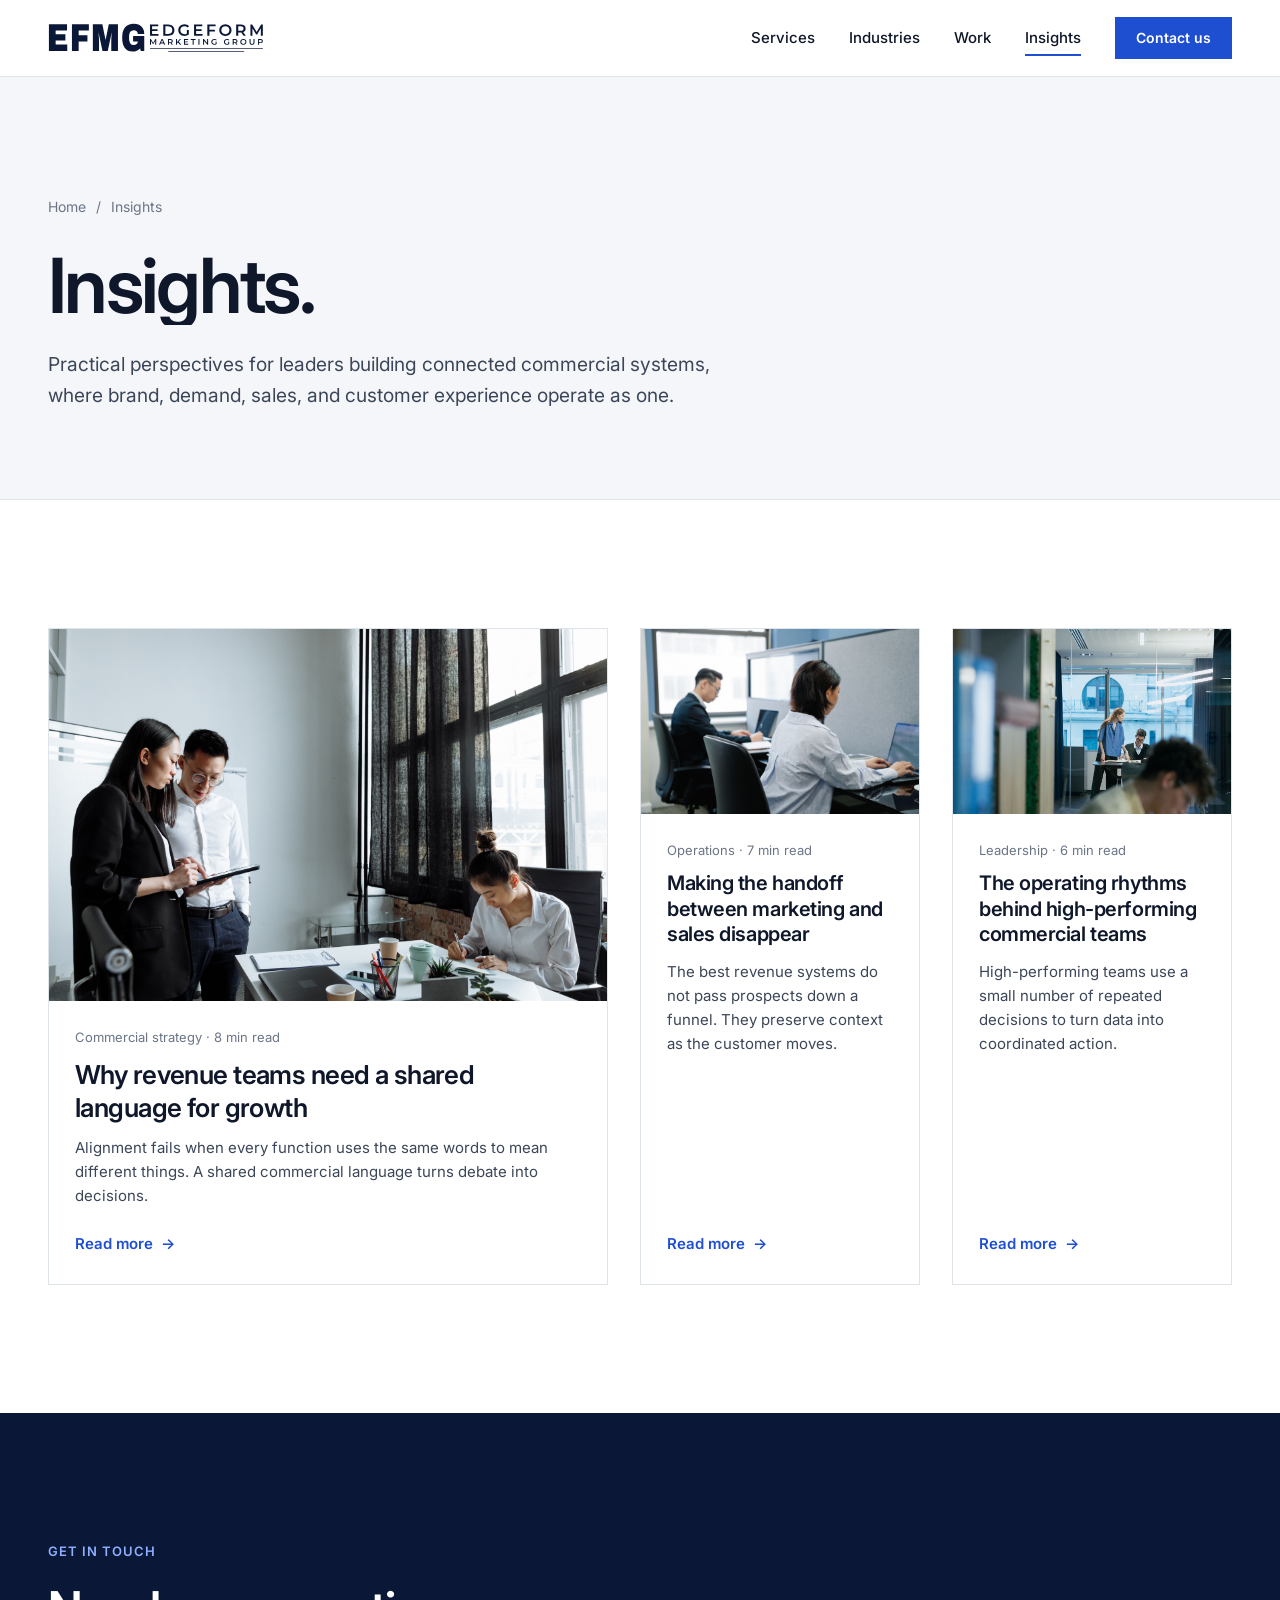
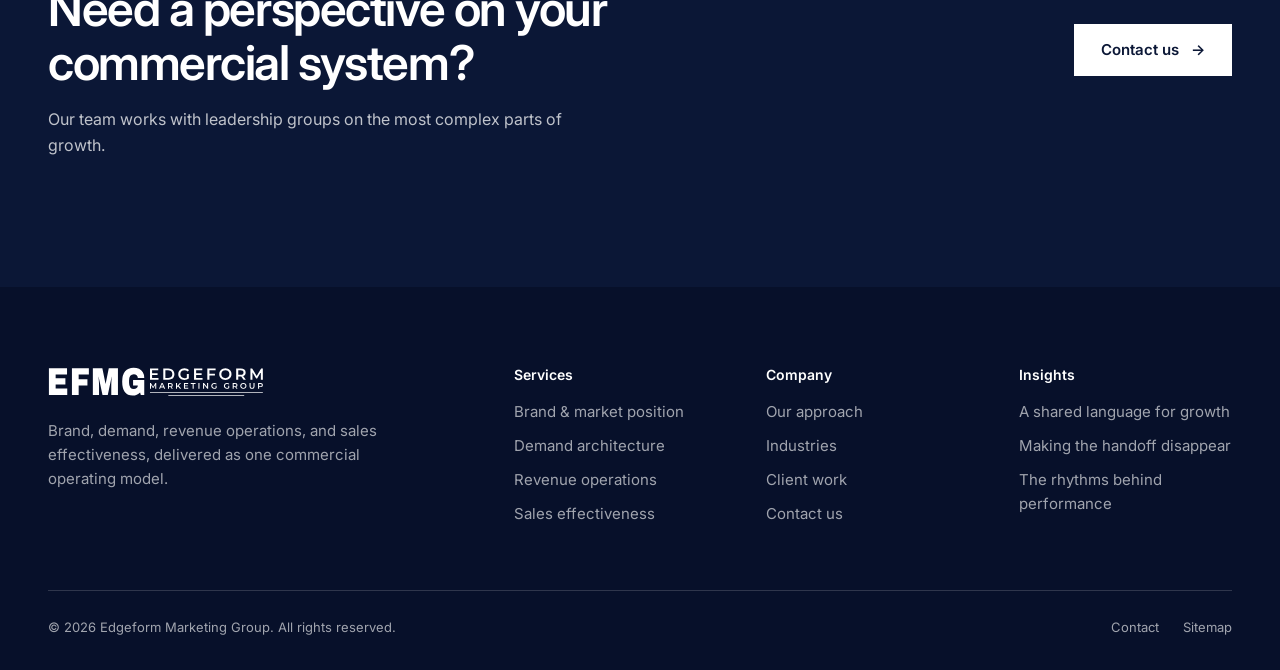
<file: insights/index.html>
<!doctype html>
<html lang="en">
<head>
<meta charset="utf-8">
<meta name="viewport" content="width=device-width,initial-scale=1">
<title>Insights | Edgeform Marketing Group</title>
<meta name="description" content="Perspectives from Edgeform Marketing Group on growth, commercial systems, brand, demand, and revenue operations.">
<link rel="canonical" href="https://edgeformmarketing.com/insights/">
<meta property="og:title" content="Insights | Edgeform Marketing Group">
<meta property="og:description" content="Perspectives from Edgeform Marketing Group on growth, commercial systems, brand, demand, and revenue operations.">
<meta property="og:type" content="website">
<meta property="og:url" content="https://edgeformmarketing.com/insights/">
<meta property="og:image" content="https://edgeformmarketing.com/assets/efmg-work-og.png">
<meta name="twitter:card" content="summary_large_image">
<link rel="icon" href="/favicon.svg" type="image/svg+xml">
<script>document.documentElement.classList.add('js')</script>
<link rel="stylesheet" href="/site.css">
</head>
<body>
<header class="site-header">
  <div class="wrap">
    <a class="brand" href="/"><img class="brand-logo" src="/assets/efmg-logo.svg" alt="Edgeform Marketing Group" width="220" height="31"></a>
    <button class="menu-toggle" type="button" aria-label="Menu" aria-expanded="false" aria-controls="site-nav"><span></span><span></span><span></span></button>
    <nav class="site-nav" id="site-nav" aria-label="Primary">
      <a href="/#services">Services</a>
      <a href="/#industries">Industries</a>
      <a href="/work/">Work</a>
      <a href="/insights/" aria-current="page">Insights</a>
      <a class="btn" href="/form/">Contact us</a>
    </nav>
  </div>
  <span class="progress" aria-hidden="true"></span>
</header>
<main>
<section class="page-hero">
  <div class="wrap">
    <nav class="crumbs" aria-label="Breadcrumb" data-reveal><a href="/">Home</a><span>/</span><span>Insights</span></nav>
    <h1 class="h1" data-lines>Insights.</h1>
    <p class="lead" data-reveal>Practical perspectives for leaders building connected commercial systems, where brand, demand, sales, and customer experience operate as one.</p>
  </div>
</section>
<section class="section">
  <div class="wrap">
    <div class="cards feature">
      <a class="card" href="/insights/shared-language-for-growth/" style="--i:0" data-reveal>
  <div class="figure"><img src="/assets/stock1.jpg" alt="" loading="lazy"></div>
  <div class="card-body">
    <small>Commercial strategy · 8 min read</small>
    <h3>Why revenue teams need a shared language for growth</h3>
    <p>Alignment fails when every function uses the same words to mean different things. A shared commercial language turns debate into decisions.</p>
    <span class="link">Read more <span class="arrow" aria-hidden="true">→</span></span>
  </div>
</a><a class="card" href="/insights/ending-the-handoff/" style="--i:1" data-reveal>
  <div class="figure"><img src="/assets/stock4.jpg" alt="" loading="lazy"></div>
  <div class="card-body">
    <small>Operations · 7 min read</small>
    <h3>Making the handoff between marketing and sales disappear</h3>
    <p>The best revenue systems do not pass prospects down a funnel. They preserve context as the customer moves.</p>
    <span class="link">Read more <span class="arrow" aria-hidden="true">→</span></span>
  </div>
</a><a class="card" href="/insights/operating-rhythms/" style="--i:2" data-reveal>
  <div class="figure"><img src="/assets/stock3.jpg" alt="" loading="lazy"></div>
  <div class="card-body">
    <small>Leadership · 6 min read</small>
    <h3>The operating rhythms behind high-performing commercial teams</h3>
    <p>High-performing teams use a small number of repeated decisions to turn data into coordinated action.</p>
    <span class="link">Read more <span class="arrow" aria-hidden="true">→</span></span>
  </div>
</a>
    </div>
  </div>
</section>
<section class="section dark cta">
  <div class="wrap">
    <div data-reveal>
      <span class="label">Get in touch</span>
      <h2 class="h2">Need a perspective on your commercial system?</h2>
      <p>Our team works with leadership groups on the most complex parts of growth.</p>
    </div>
    <a class="btn light" href="/form/" data-reveal>Contact us <span class="arrow" aria-hidden="true">→</span></a>
  </div>
</section>
</main>
<footer class="site-footer">
  <div class="wrap">
    <div class="footer-top">
      <div>
        <img class="brand-logo" src="/assets/efmg-logo-white.svg" alt="Edgeform Marketing Group" width="220" height="31">
        <p>Brand, demand, revenue operations, and sales effectiveness, delivered as one commercial operating model.</p>
      </div>
      <div>
        <h4>Services</h4>
        <ul>
          <li><a href="/#services">Brand &amp; market position</a></li>
          <li><a href="/#services">Demand architecture</a></li>
          <li><a href="/#services">Revenue operations</a></li>
          <li><a href="/#services">Sales effectiveness</a></li>
        </ul>
      </div>
      <div>
        <h4>Company</h4>
        <ul>
          <li><a href="/#approach">Our approach</a></li>
          <li><a href="/#industries">Industries</a></li>
          <li><a href="/work/">Client work</a></li>
          <li><a href="/form/">Contact us</a></li>
        </ul>
      </div>
      <div>
        <h4>Insights</h4>
        <ul>
          <li><a href="/insights/shared-language-for-growth/">A shared language for growth</a></li>
          <li><a href="/insights/ending-the-handoff/">Making the handoff disappear</a></li>
          <li><a href="/insights/operating-rhythms/">The rhythms behind performance</a></li>
        </ul>
      </div>
    </div>
    <div class="footer-bottom">
      <span>© 2026 Edgeform Marketing Group. All rights reserved.</span>
      <nav aria-label="Legal"><a href="/form/">Contact</a><a href="/sitemap.xml">Sitemap</a></nav>
    </div>
  </div>
</footer>
<script src="/site.js" defer></script>
</body>
</html>
</file>
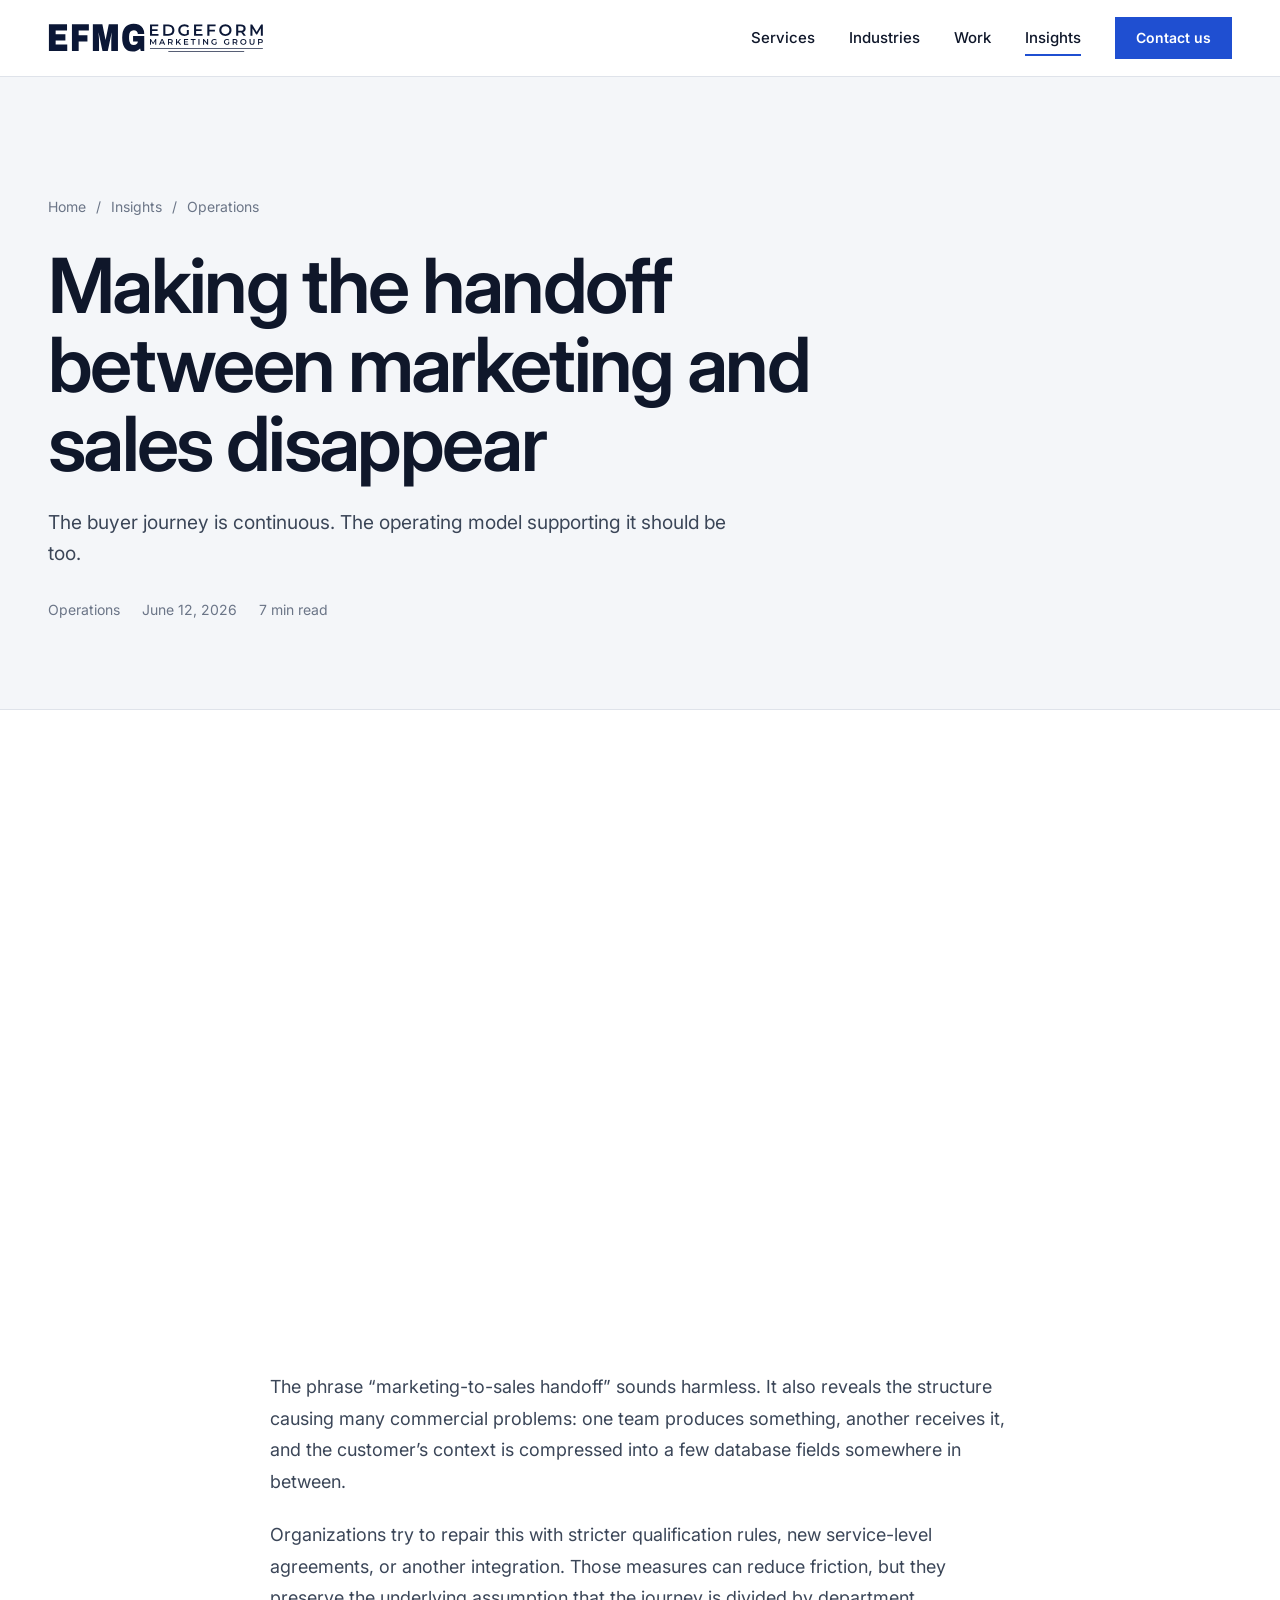
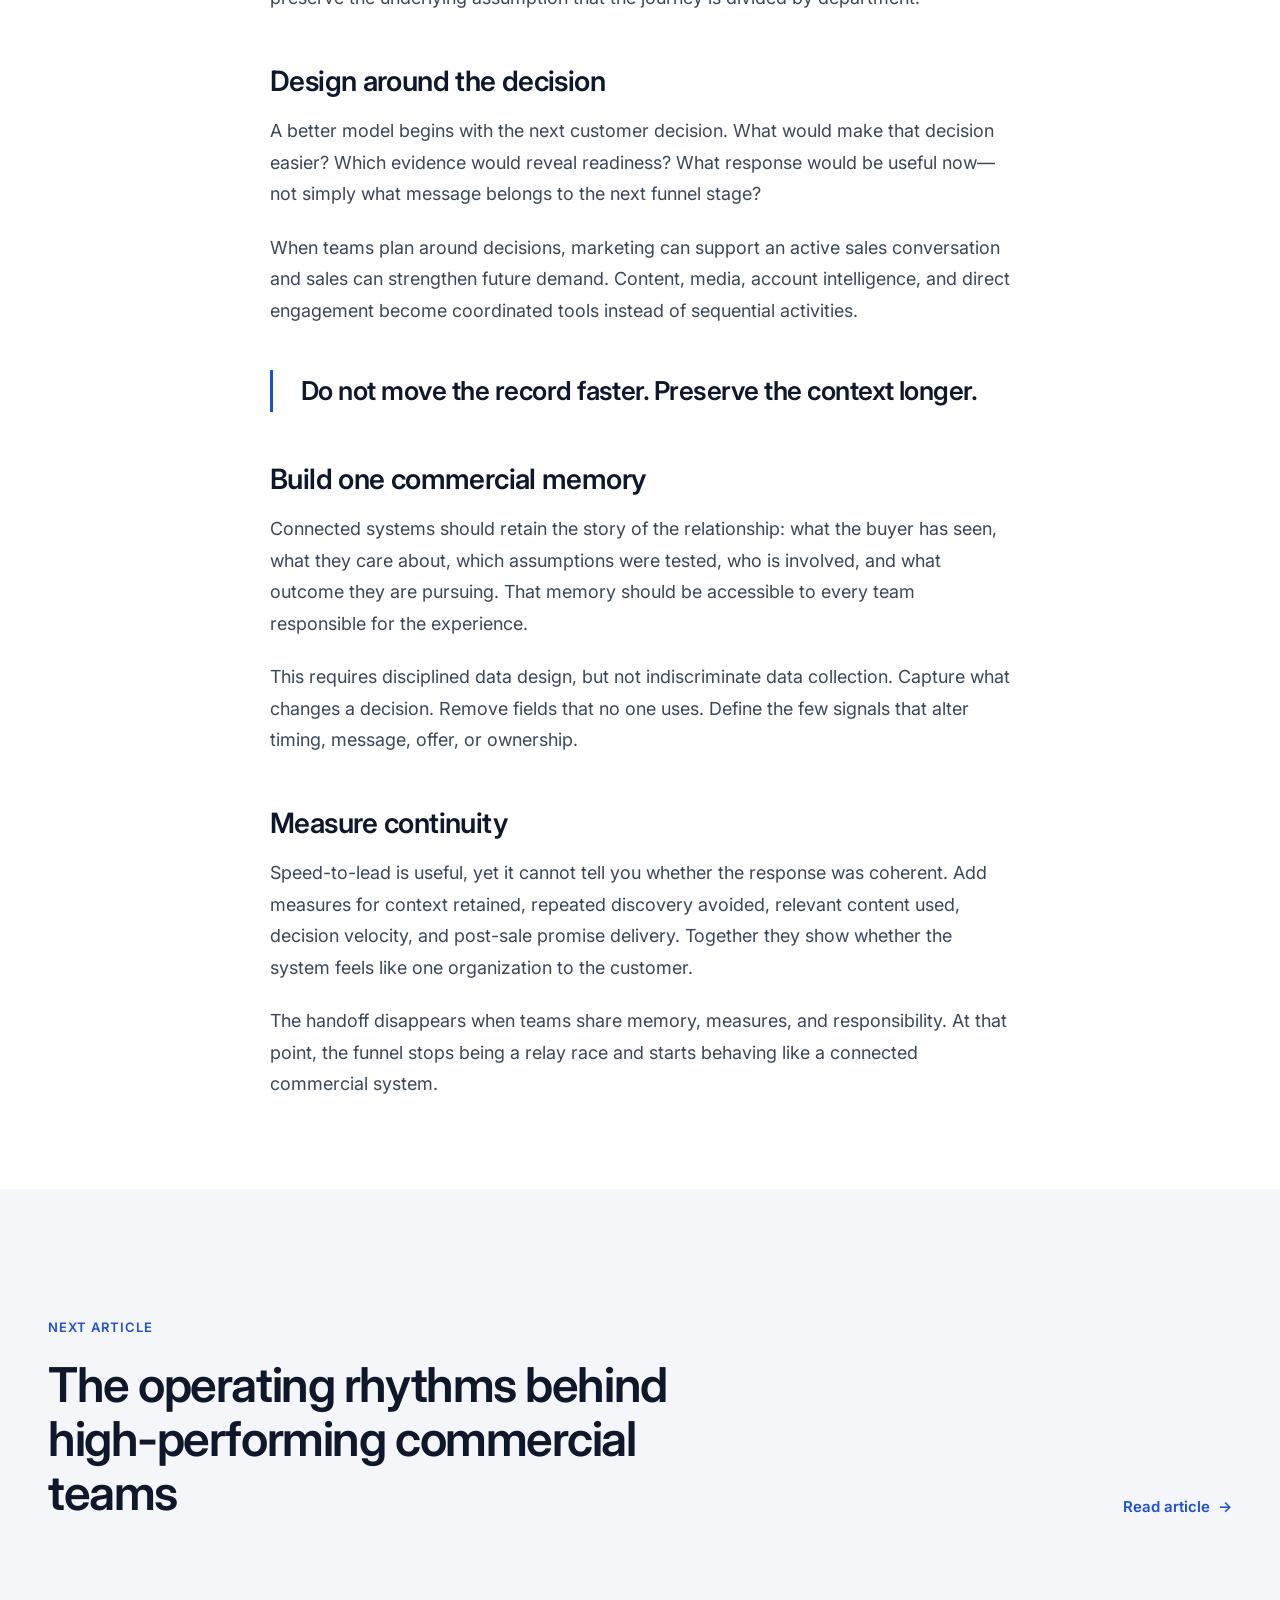
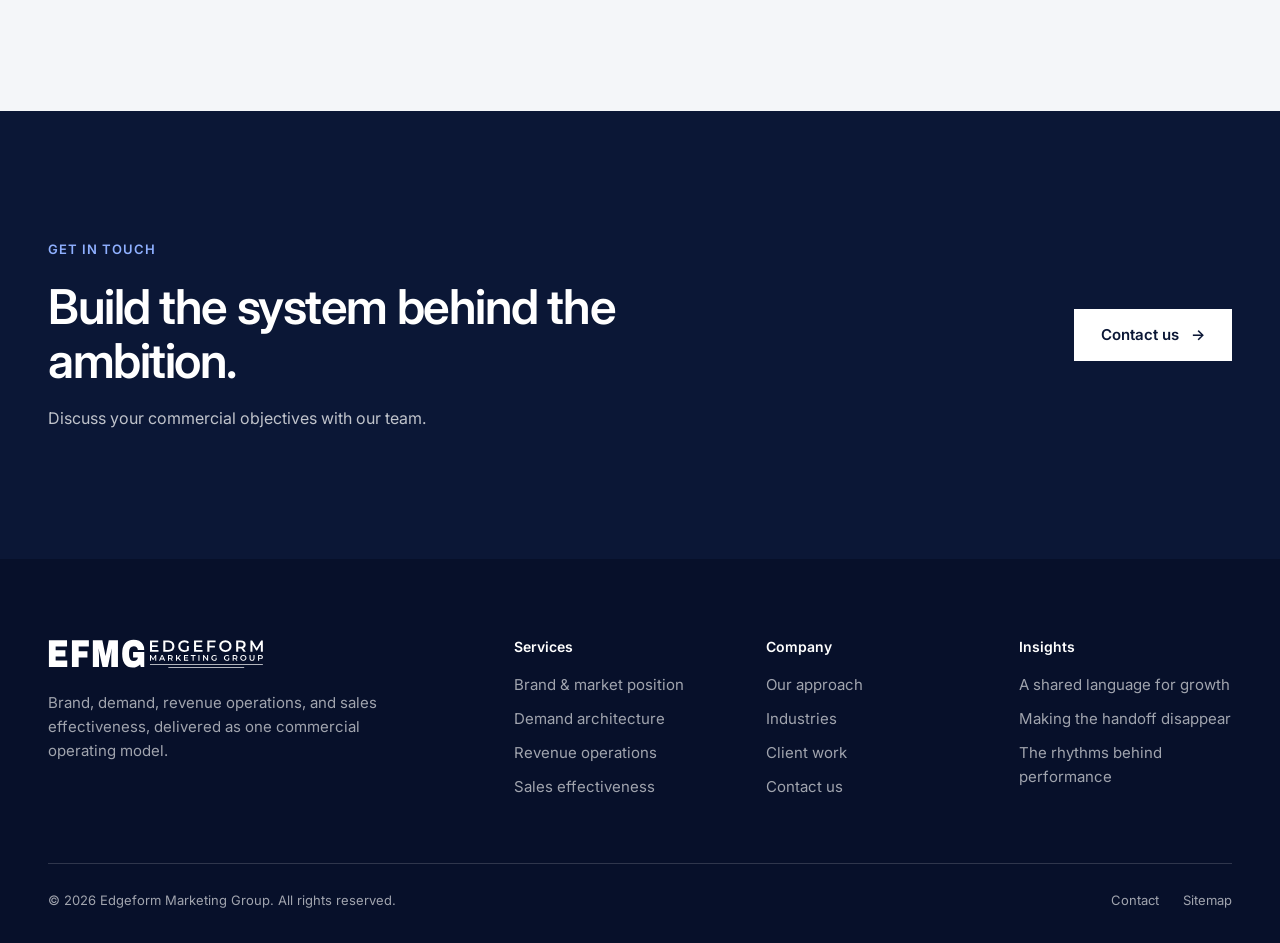
<file: insights/ending-the-handoff/index.html>
<!doctype html>
<html lang="en">
<head>
<meta charset="utf-8">
<meta name="viewport" content="width=device-width,initial-scale=1">
<title>Making the handoff disappear | Edgeform Marketing Group</title>
<meta name="description" content="The best revenue systems do not pass prospects down a funnel. They preserve context as the customer moves.">
<link rel="canonical" href="https://edgeformmarketing.com/insights/ending-the-handoff/">
<meta property="og:title" content="Making the handoff disappear | Edgeform Marketing Group">
<meta property="og:description" content="The best revenue systems do not pass prospects down a funnel. They preserve context as the customer moves.">
<meta property="og:type" content="website">
<meta property="og:url" content="https://edgeformmarketing.com/insights/ending-the-handoff/">
<meta property="og:image" content="https://edgeformmarketing.com/assets/efmg-work-og.png">
<meta name="twitter:card" content="summary_large_image">
<link rel="icon" href="/favicon.svg" type="image/svg+xml">
<script>document.documentElement.classList.add('js')</script>
<link rel="stylesheet" href="/site.css">
</head>
<body>
<header class="site-header">
  <div class="wrap">
    <a class="brand" href="/"><img class="brand-logo" src="/assets/efmg-logo.svg" alt="Edgeform Marketing Group" width="220" height="31"></a>
    <button class="menu-toggle" type="button" aria-label="Menu" aria-expanded="false" aria-controls="site-nav"><span></span><span></span><span></span></button>
    <nav class="site-nav" id="site-nav" aria-label="Primary">
      <a href="/#services">Services</a>
      <a href="/#industries">Industries</a>
      <a href="/work/">Work</a>
      <a href="/insights/" aria-current="page">Insights</a>
      <a class="btn" href="/form/">Contact us</a>
    </nav>
  </div>
  <span class="progress" aria-hidden="true"></span>
</header>
<main>
<section class="page-hero article-hero">
  <div class="wrap">
    <nav class="crumbs" aria-label="Breadcrumb" data-reveal><a href="/">Home</a><span>/</span><a href="/insights/">Insights</a><span>/</span><span>Operations</span></nav>
    <h1 class="h1" data-reveal>Making the handoff between marketing and sales disappear</h1>
    <p class="lead" data-reveal>The buyer journey is continuous. The operating model supporting it should be too.</p>
    <div class="meta" data-reveal><span>Operations</span><span>June 12, 2026</span><span>7 min read</span></div>
  </div>
</section>
<div class="wrap article-figure">
  <div class="figure" data-wipe><img src="/assets/stock4.jpg" alt=""></div>
</div>
<div class="wrap">
  <article class="article" data-reveal="fade"><p>The phrase “marketing-to-sales handoff” sounds harmless. It also reveals the structure causing many commercial problems: one team produces something, another receives it, and the customer’s context is compressed into a few database fields somewhere in between.</p><p>Organizations try to repair this with stricter qualification rules, new service-level agreements, or another integration. Those measures can reduce friction, but they preserve the underlying assumption that the journey is divided by department.</p><h2>Design around the decision</h2><p>A better model begins with the next customer decision. What would make that decision easier? Which evidence would reveal readiness? What response would be useful now—not simply what message belongs to the next funnel stage?</p><p>When teams plan around decisions, marketing can support an active sales conversation and sales can strengthen future demand. Content, media, account intelligence, and direct engagement become coordinated tools instead of sequential activities.</p><p class="pull">Do not move the record faster. Preserve the context longer.</p><h2>Build one commercial memory</h2><p>Connected systems should retain the story of the relationship: what the buyer has seen, what they care about, which assumptions were tested, who is involved, and what outcome they are pursuing. That memory should be accessible to every team responsible for the experience.</p><p>This requires disciplined data design, but not indiscriminate data collection. Capture what changes a decision. Remove fields that no one uses. Define the few signals that alter timing, message, offer, or ownership.</p><h2>Measure continuity</h2><p>Speed-to-lead is useful, yet it cannot tell you whether the response was coherent. Add measures for context retained, repeated discovery avoided, relevant content used, decision velocity, and post-sale promise delivery. Together they show whether the system feels like one organization to the customer.</p><p>The handoff disappears when teams share memory, measures, and responsibility. At that point, the funnel stops being a relay race and starts behaving like a connected commercial system.</p></article>
</div>
<section class="section alt">
  <div class="wrap">
    <div class="section-head"><div><span class="label" data-reveal>Next article</span><h2 class="h2" data-reveal>The operating rhythms behind high-performing commercial teams</h2></div><a class="link" href="/insights/operating-rhythms/" data-reveal>Read article <span class="arrow" aria-hidden="true">→</span></a></div>
  </div>
</section>
<section class="section dark cta">
  <div class="wrap">
    <div data-reveal>
      <span class="label">Get in touch</span>
      <h2 class="h2">Build the system behind the ambition.</h2>
      <p>Discuss your commercial objectives with our team.</p>
    </div>
    <a class="btn light" href="/form/" data-reveal>Contact us <span class="arrow" aria-hidden="true">→</span></a>
  </div>
</section>
</main>
<footer class="site-footer">
  <div class="wrap">
    <div class="footer-top">
      <div>
        <img class="brand-logo" src="/assets/efmg-logo-white.svg" alt="Edgeform Marketing Group" width="220" height="31">
        <p>Brand, demand, revenue operations, and sales effectiveness, delivered as one commercial operating model.</p>
      </div>
      <div>
        <h4>Services</h4>
        <ul>
          <li><a href="/#services">Brand &amp; market position</a></li>
          <li><a href="/#services">Demand architecture</a></li>
          <li><a href="/#services">Revenue operations</a></li>
          <li><a href="/#services">Sales effectiveness</a></li>
        </ul>
      </div>
      <div>
        <h4>Company</h4>
        <ul>
          <li><a href="/#approach">Our approach</a></li>
          <li><a href="/#industries">Industries</a></li>
          <li><a href="/work/">Client work</a></li>
          <li><a href="/form/">Contact us</a></li>
        </ul>
      </div>
      <div>
        <h4>Insights</h4>
        <ul>
          <li><a href="/insights/shared-language-for-growth/">A shared language for growth</a></li>
          <li><a href="/insights/ending-the-handoff/">Making the handoff disappear</a></li>
          <li><a href="/insights/operating-rhythms/">The rhythms behind performance</a></li>
        </ul>
      </div>
    </div>
    <div class="footer-bottom">
      <span>© 2026 Edgeform Marketing Group. All rights reserved.</span>
      <nav aria-label="Legal"><a href="/form/">Contact</a><a href="/sitemap.xml">Sitemap</a></nav>
    </div>
  </div>
</footer>
<script src="/site.js" defer></script>
</body>
</html>
</file>
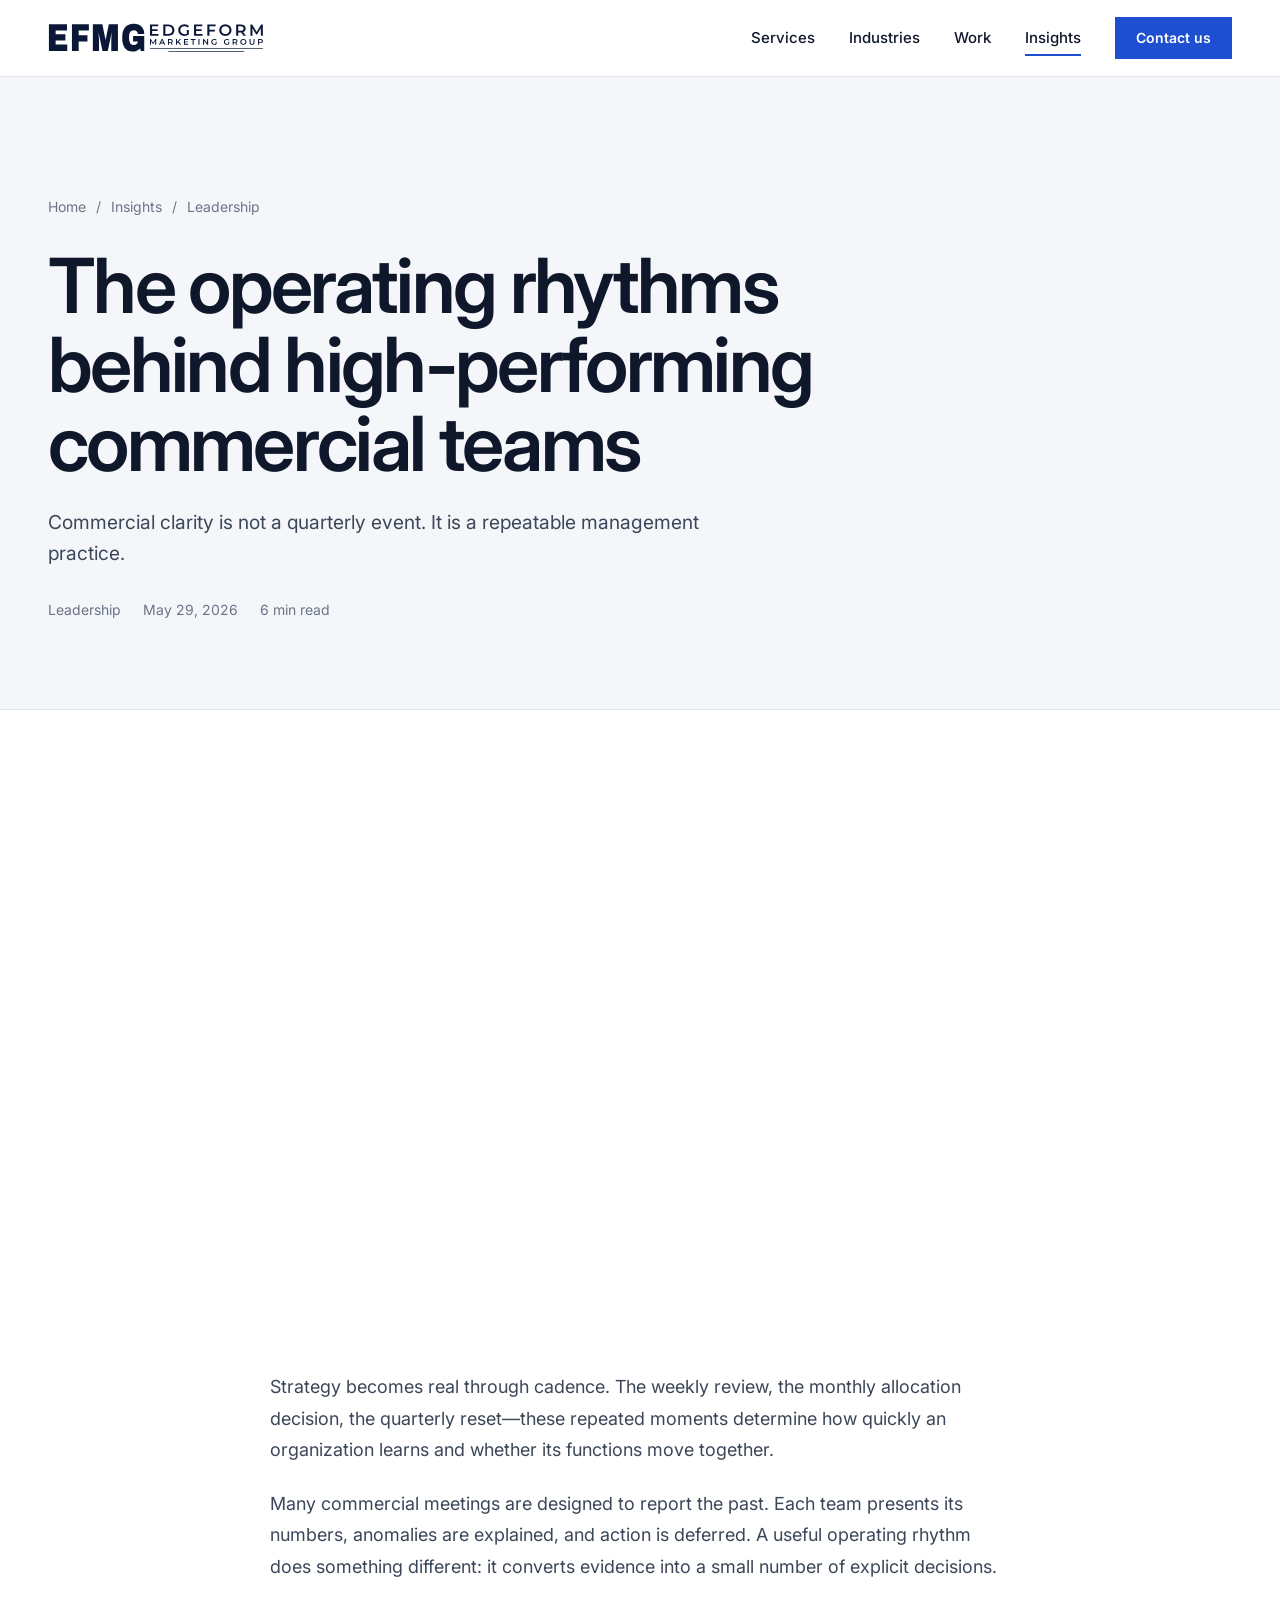
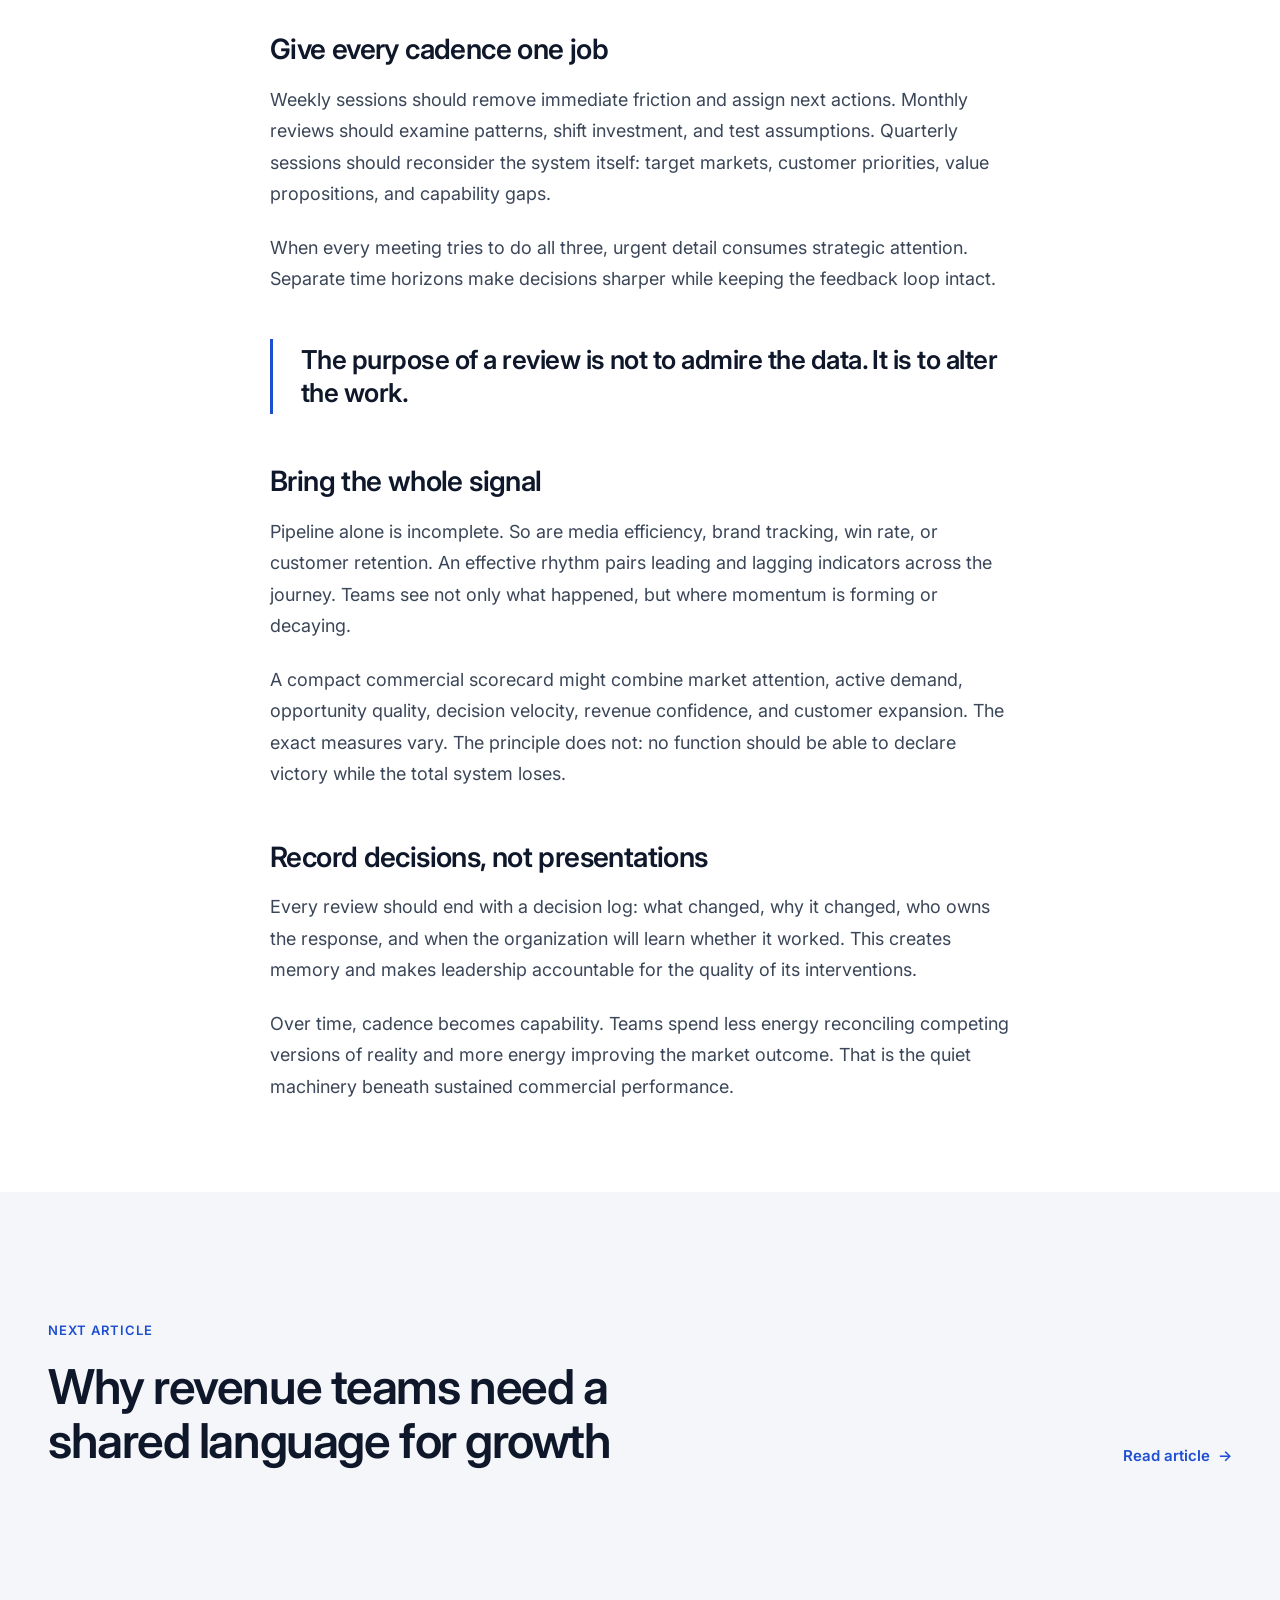
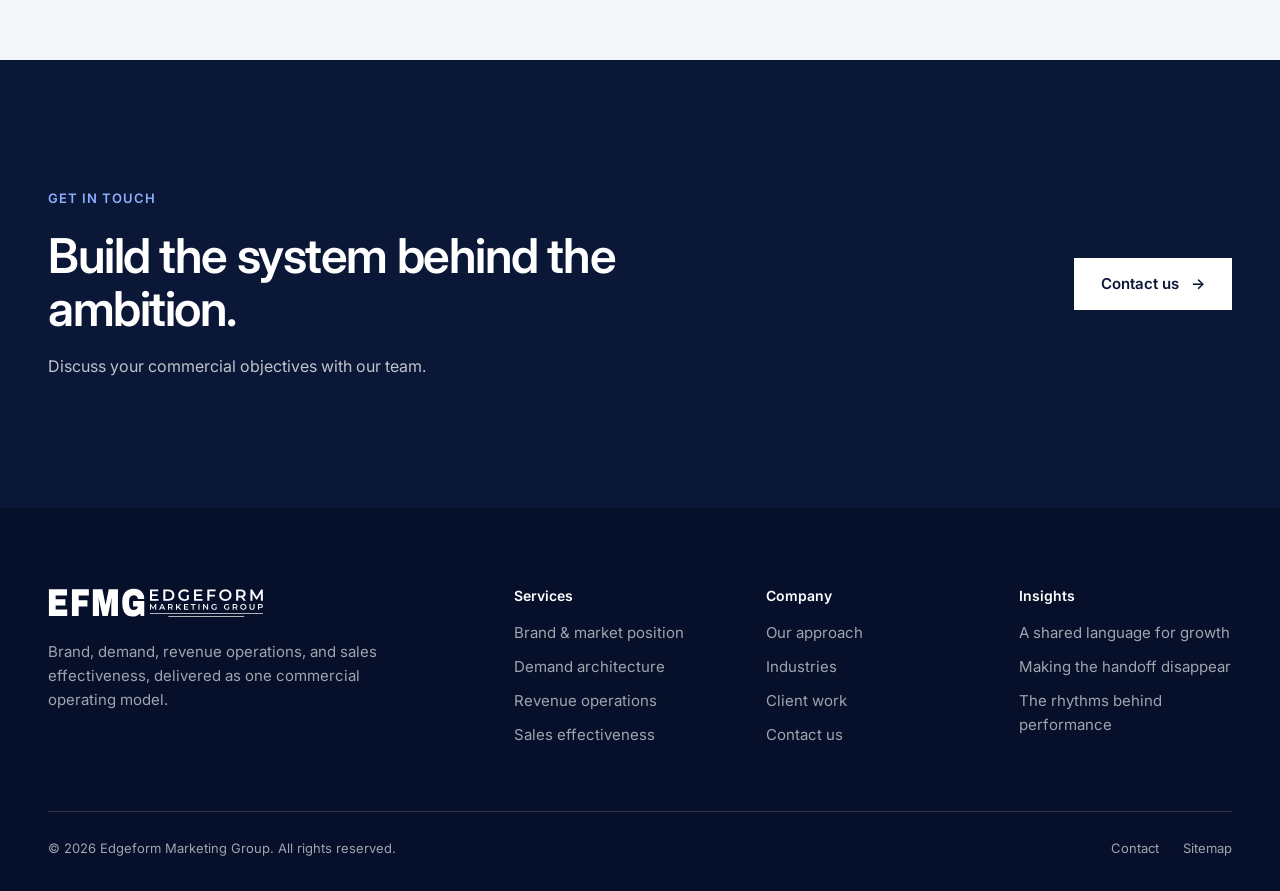
<file: insights/operating-rhythms/index.html>
<!doctype html>
<html lang="en">
<head>
<meta charset="utf-8">
<meta name="viewport" content="width=device-width,initial-scale=1">
<title>The rhythms behind performance | Edgeform Marketing Group</title>
<meta name="description" content="High-performing teams use a small number of repeated decisions to turn data into coordinated action.">
<link rel="canonical" href="https://edgeformmarketing.com/insights/operating-rhythms/">
<meta property="og:title" content="The rhythms behind performance | Edgeform Marketing Group">
<meta property="og:description" content="High-performing teams use a small number of repeated decisions to turn data into coordinated action.">
<meta property="og:type" content="website">
<meta property="og:url" content="https://edgeformmarketing.com/insights/operating-rhythms/">
<meta property="og:image" content="https://edgeformmarketing.com/assets/efmg-work-og.png">
<meta name="twitter:card" content="summary_large_image">
<link rel="icon" href="/favicon.svg" type="image/svg+xml">
<script>document.documentElement.classList.add('js')</script>
<link rel="stylesheet" href="/site.css">
</head>
<body>
<header class="site-header">
  <div class="wrap">
    <a class="brand" href="/"><img class="brand-logo" src="/assets/efmg-logo.svg" alt="Edgeform Marketing Group" width="220" height="31"></a>
    <button class="menu-toggle" type="button" aria-label="Menu" aria-expanded="false" aria-controls="site-nav"><span></span><span></span><span></span></button>
    <nav class="site-nav" id="site-nav" aria-label="Primary">
      <a href="/#services">Services</a>
      <a href="/#industries">Industries</a>
      <a href="/work/">Work</a>
      <a href="/insights/" aria-current="page">Insights</a>
      <a class="btn" href="/form/">Contact us</a>
    </nav>
  </div>
  <span class="progress" aria-hidden="true"></span>
</header>
<main>
<section class="page-hero article-hero">
  <div class="wrap">
    <nav class="crumbs" aria-label="Breadcrumb" data-reveal><a href="/">Home</a><span>/</span><a href="/insights/">Insights</a><span>/</span><span>Leadership</span></nav>
    <h1 class="h1" data-reveal>The operating rhythms behind high-performing commercial teams</h1>
    <p class="lead" data-reveal>Commercial clarity is not a quarterly event. It is a repeatable management practice.</p>
    <div class="meta" data-reveal><span>Leadership</span><span>May 29, 2026</span><span>6 min read</span></div>
  </div>
</section>
<div class="wrap article-figure">
  <div class="figure" data-wipe><img src="/assets/stock3.jpg" alt=""></div>
</div>
<div class="wrap">
  <article class="article" data-reveal="fade"><p>Strategy becomes real through cadence. The weekly review, the monthly allocation decision, the quarterly reset—these repeated moments determine how quickly an organization learns and whether its functions move together.</p><p>Many commercial meetings are designed to report the past. Each team presents its numbers, anomalies are explained, and action is deferred. A useful operating rhythm does something different: it converts evidence into a small number of explicit decisions.</p><h2>Give every cadence one job</h2><p>Weekly sessions should remove immediate friction and assign next actions. Monthly reviews should examine patterns, shift investment, and test assumptions. Quarterly sessions should reconsider the system itself: target markets, customer priorities, value propositions, and capability gaps.</p><p>When every meeting tries to do all three, urgent detail consumes strategic attention. Separate time horizons make decisions sharper while keeping the feedback loop intact.</p><p class="pull">The purpose of a review is not to admire the data. It is to alter the work.</p><h2>Bring the whole signal</h2><p>Pipeline alone is incomplete. So are media efficiency, brand tracking, win rate, or customer retention. An effective rhythm pairs leading and lagging indicators across the journey. Teams see not only what happened, but where momentum is forming or decaying.</p><p>A compact commercial scorecard might combine market attention, active demand, opportunity quality, decision velocity, revenue confidence, and customer expansion. The exact measures vary. The principle does not: no function should be able to declare victory while the total system loses.</p><h2>Record decisions, not presentations</h2><p>Every review should end with a decision log: what changed, why it changed, who owns the response, and when the organization will learn whether it worked. This creates memory and makes leadership accountable for the quality of its interventions.</p><p>Over time, cadence becomes capability. Teams spend less energy reconciling competing versions of reality and more energy improving the market outcome. That is the quiet machinery beneath sustained commercial performance.</p></article>
</div>
<section class="section alt">
  <div class="wrap">
    <div class="section-head"><div><span class="label" data-reveal>Next article</span><h2 class="h2" data-reveal>Why revenue teams need a shared language for growth</h2></div><a class="link" href="/insights/shared-language-for-growth/" data-reveal>Read article <span class="arrow" aria-hidden="true">→</span></a></div>
  </div>
</section>
<section class="section dark cta">
  <div class="wrap">
    <div data-reveal>
      <span class="label">Get in touch</span>
      <h2 class="h2">Build the system behind the ambition.</h2>
      <p>Discuss your commercial objectives with our team.</p>
    </div>
    <a class="btn light" href="/form/" data-reveal>Contact us <span class="arrow" aria-hidden="true">→</span></a>
  </div>
</section>
</main>
<footer class="site-footer">
  <div class="wrap">
    <div class="footer-top">
      <div>
        <img class="brand-logo" src="/assets/efmg-logo-white.svg" alt="Edgeform Marketing Group" width="220" height="31">
        <p>Brand, demand, revenue operations, and sales effectiveness, delivered as one commercial operating model.</p>
      </div>
      <div>
        <h4>Services</h4>
        <ul>
          <li><a href="/#services">Brand &amp; market position</a></li>
          <li><a href="/#services">Demand architecture</a></li>
          <li><a href="/#services">Revenue operations</a></li>
          <li><a href="/#services">Sales effectiveness</a></li>
        </ul>
      </div>
      <div>
        <h4>Company</h4>
        <ul>
          <li><a href="/#approach">Our approach</a></li>
          <li><a href="/#industries">Industries</a></li>
          <li><a href="/work/">Client work</a></li>
          <li><a href="/form/">Contact us</a></li>
        </ul>
      </div>
      <div>
        <h4>Insights</h4>
        <ul>
          <li><a href="/insights/shared-language-for-growth/">A shared language for growth</a></li>
          <li><a href="/insights/ending-the-handoff/">Making the handoff disappear</a></li>
          <li><a href="/insights/operating-rhythms/">The rhythms behind performance</a></li>
        </ul>
      </div>
    </div>
    <div class="footer-bottom">
      <span>© 2026 Edgeform Marketing Group. All rights reserved.</span>
      <nav aria-label="Legal"><a href="/form/">Contact</a><a href="/sitemap.xml">Sitemap</a></nav>
    </div>
  </div>
</footer>
<script src="/site.js" defer></script>
</body>
</html>
</file>
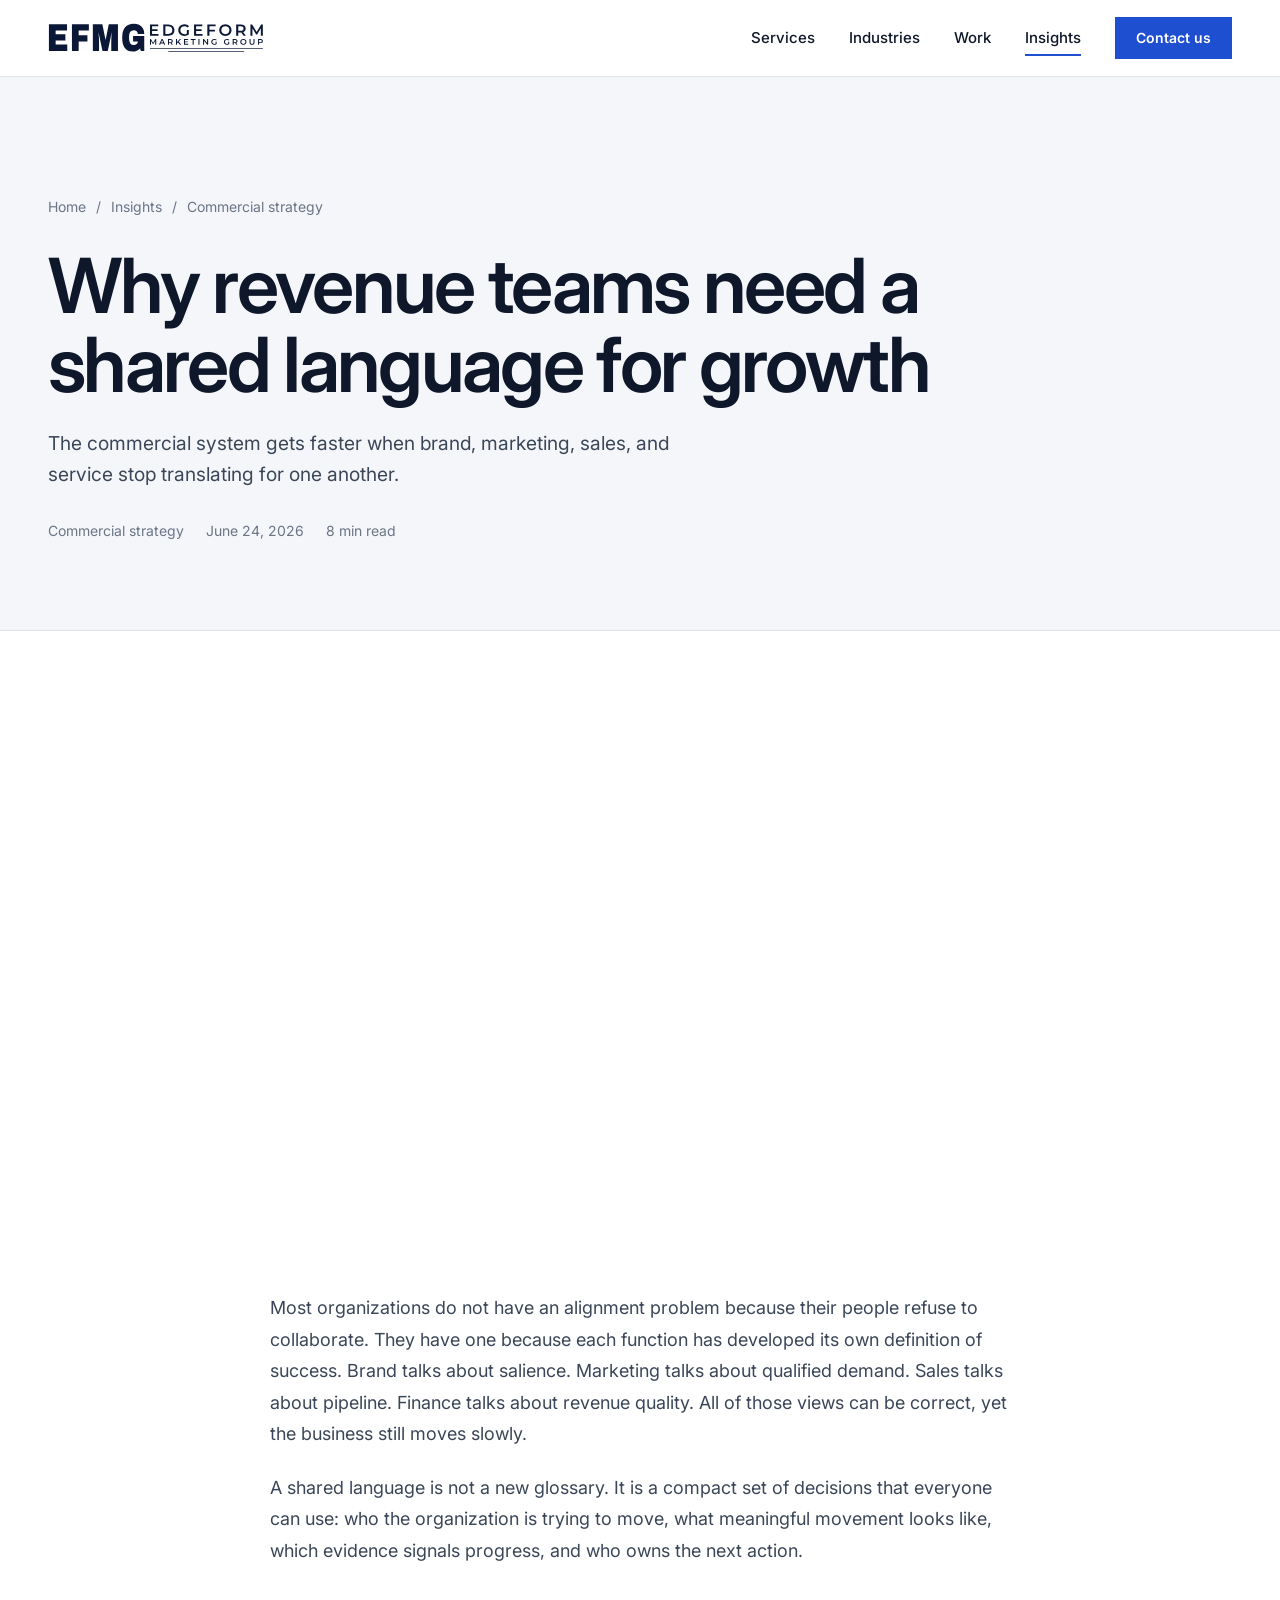
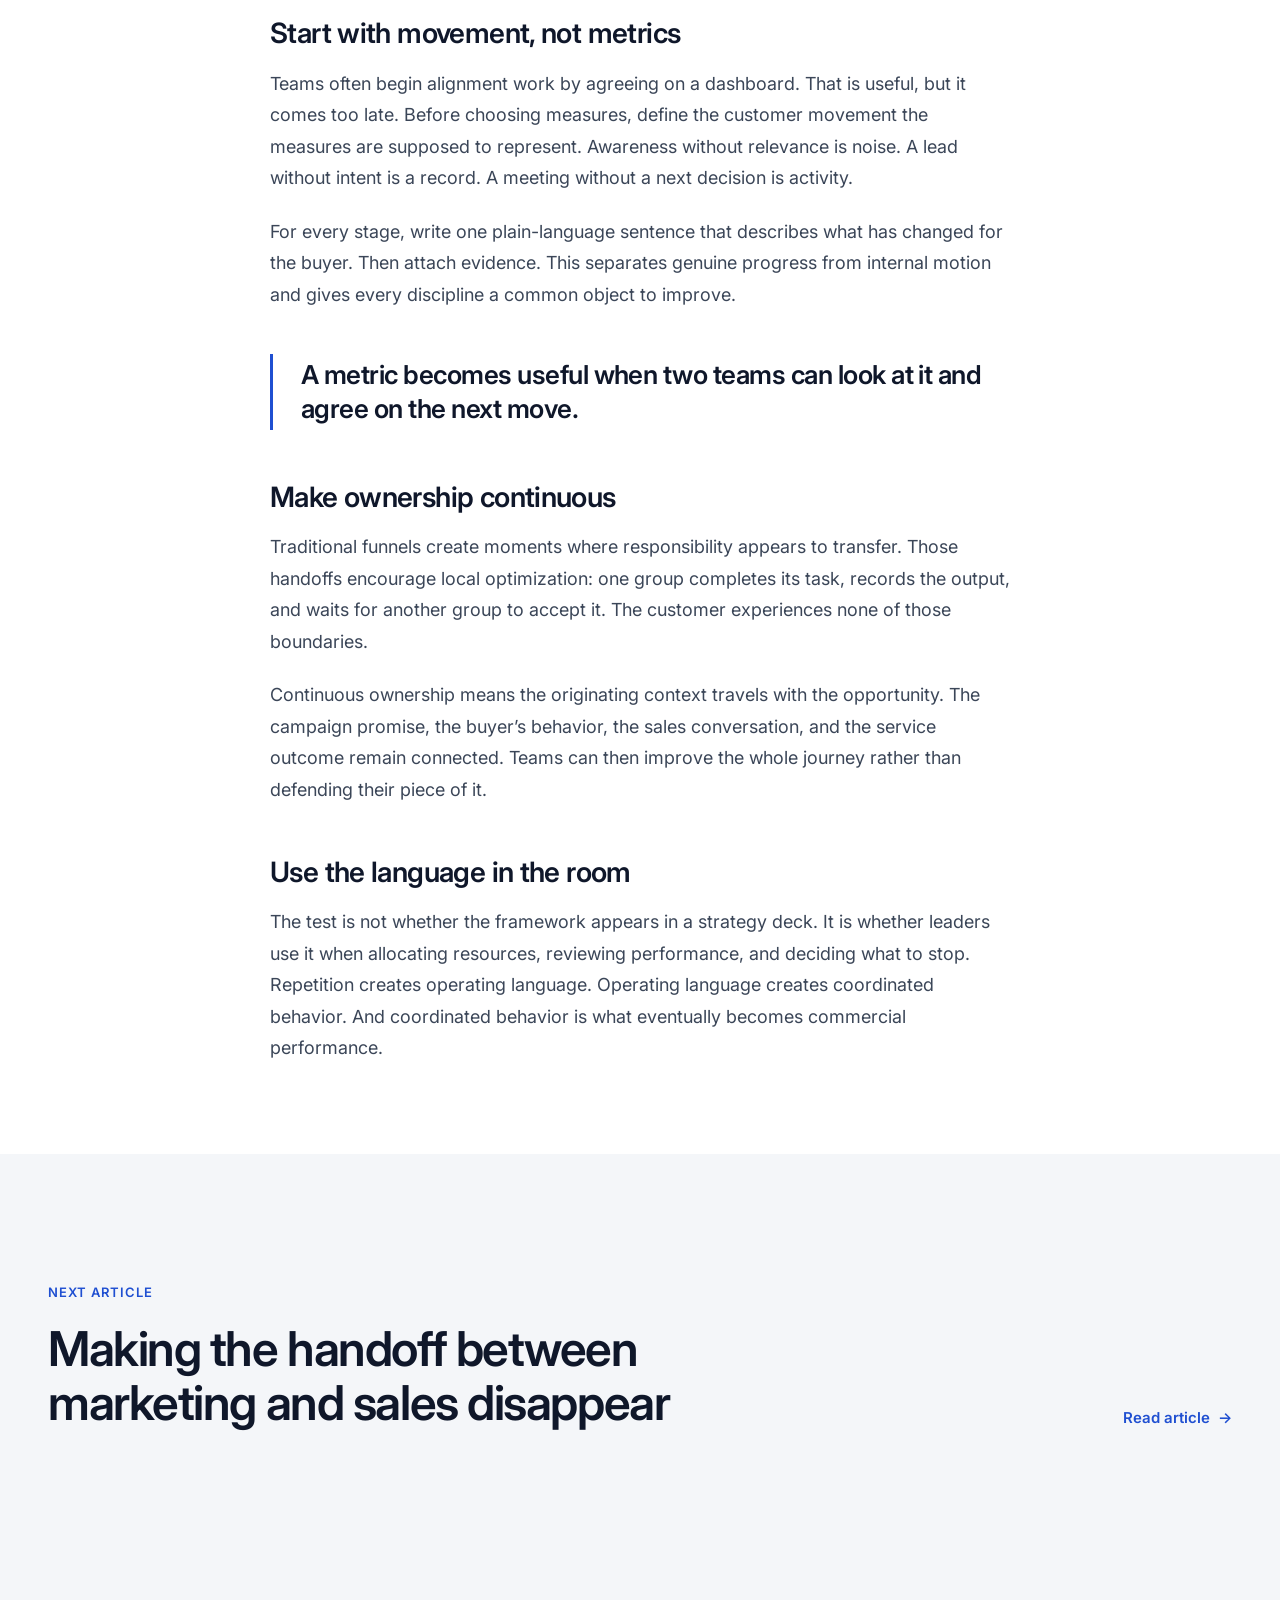
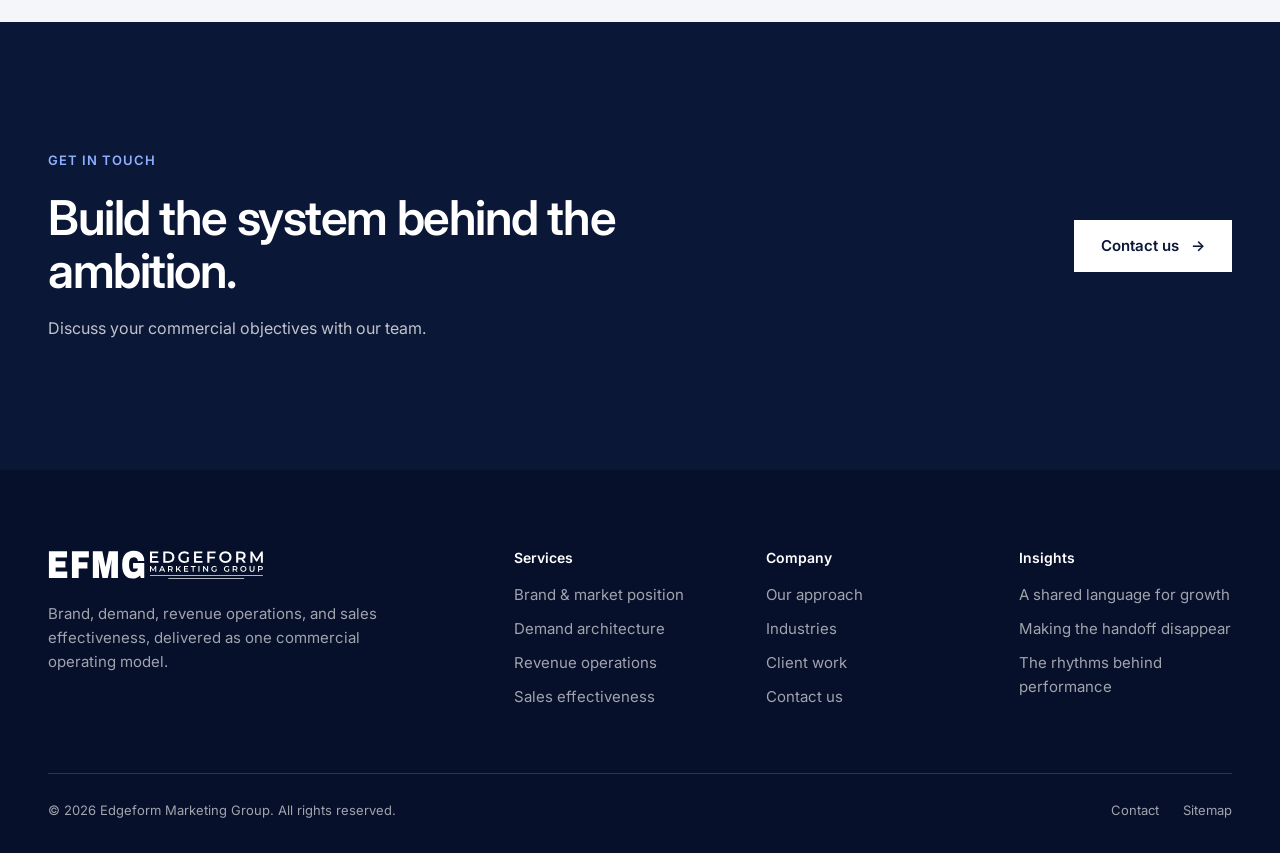
<file: insights/shared-language-for-growth/index.html>
<!doctype html>
<html lang="en">
<head>
<meta charset="utf-8">
<meta name="viewport" content="width=device-width,initial-scale=1">
<title>A shared language for growth | Edgeform Marketing Group</title>
<meta name="description" content="Alignment fails when every function uses the same words to mean different things. A shared commercial language turns debate into decisions.">
<link rel="canonical" href="https://edgeformmarketing.com/insights/shared-language-for-growth/">
<meta property="og:title" content="A shared language for growth | Edgeform Marketing Group">
<meta property="og:description" content="Alignment fails when every function uses the same words to mean different things. A shared commercial language turns debate into decisions.">
<meta property="og:type" content="website">
<meta property="og:url" content="https://edgeformmarketing.com/insights/shared-language-for-growth/">
<meta property="og:image" content="https://edgeformmarketing.com/assets/efmg-work-og.png">
<meta name="twitter:card" content="summary_large_image">
<link rel="icon" href="/favicon.svg" type="image/svg+xml">
<script>document.documentElement.classList.add('js')</script>
<link rel="stylesheet" href="/site.css">
</head>
<body>
<header class="site-header">
  <div class="wrap">
    <a class="brand" href="/"><img class="brand-logo" src="/assets/efmg-logo.svg" alt="Edgeform Marketing Group" width="220" height="31"></a>
    <button class="menu-toggle" type="button" aria-label="Menu" aria-expanded="false" aria-controls="site-nav"><span></span><span></span><span></span></button>
    <nav class="site-nav" id="site-nav" aria-label="Primary">
      <a href="/#services">Services</a>
      <a href="/#industries">Industries</a>
      <a href="/work/">Work</a>
      <a href="/insights/" aria-current="page">Insights</a>
      <a class="btn" href="/form/">Contact us</a>
    </nav>
  </div>
  <span class="progress" aria-hidden="true"></span>
</header>
<main>
<section class="page-hero article-hero">
  <div class="wrap">
    <nav class="crumbs" aria-label="Breadcrumb" data-reveal><a href="/">Home</a><span>/</span><a href="/insights/">Insights</a><span>/</span><span>Commercial strategy</span></nav>
    <h1 class="h1" data-reveal>Why revenue teams need a shared language for growth</h1>
    <p class="lead" data-reveal>The commercial system gets faster when brand, marketing, sales, and service stop translating for one another.</p>
    <div class="meta" data-reveal><span>Commercial strategy</span><span>June 24, 2026</span><span>8 min read</span></div>
  </div>
</section>
<div class="wrap article-figure">
  <div class="figure" data-wipe><img src="/assets/stock1.jpg" alt=""></div>
</div>
<div class="wrap">
  <article class="article" data-reveal="fade"><p>Most organizations do not have an alignment problem because their people refuse to collaborate. They have one because each function has developed its own definition of success. Brand talks about salience. Marketing talks about qualified demand. Sales talks about pipeline. Finance talks about revenue quality. All of those views can be correct, yet the business still moves slowly.</p><p>A shared language is not a new glossary. It is a compact set of decisions that everyone can use: who the organization is trying to move, what meaningful movement looks like, which evidence signals progress, and who owns the next action.</p><h2>Start with movement, not metrics</h2><p>Teams often begin alignment work by agreeing on a dashboard. That is useful, but it comes too late. Before choosing measures, define the customer movement the measures are supposed to represent. Awareness without relevance is noise. A lead without intent is a record. A meeting without a next decision is activity.</p><p>For every stage, write one plain-language sentence that describes what has changed for the buyer. Then attach evidence. This separates genuine progress from internal motion and gives every discipline a common object to improve.</p><p class="pull">A metric becomes useful when two teams can look at it and agree on the next move.</p><h2>Make ownership continuous</h2><p>Traditional funnels create moments where responsibility appears to transfer. Those handoffs encourage local optimization: one group completes its task, records the output, and waits for another group to accept it. The customer experiences none of those boundaries.</p><p>Continuous ownership means the originating context travels with the opportunity. The campaign promise, the buyer’s behavior, the sales conversation, and the service outcome remain connected. Teams can then improve the whole journey rather than defending their piece of it.</p><h2>Use the language in the room</h2><p>The test is not whether the framework appears in a strategy deck. It is whether leaders use it when allocating resources, reviewing performance, and deciding what to stop. Repetition creates operating language. Operating language creates coordinated behavior. And coordinated behavior is what eventually becomes commercial performance.</p></article>
</div>
<section class="section alt">
  <div class="wrap">
    <div class="section-head"><div><span class="label" data-reveal>Next article</span><h2 class="h2" data-reveal>Making the handoff between marketing and sales disappear</h2></div><a class="link" href="/insights/ending-the-handoff/" data-reveal>Read article <span class="arrow" aria-hidden="true">→</span></a></div>
  </div>
</section>
<section class="section dark cta">
  <div class="wrap">
    <div data-reveal>
      <span class="label">Get in touch</span>
      <h2 class="h2">Build the system behind the ambition.</h2>
      <p>Discuss your commercial objectives with our team.</p>
    </div>
    <a class="btn light" href="/form/" data-reveal>Contact us <span class="arrow" aria-hidden="true">→</span></a>
  </div>
</section>
</main>
<footer class="site-footer">
  <div class="wrap">
    <div class="footer-top">
      <div>
        <img class="brand-logo" src="/assets/efmg-logo-white.svg" alt="Edgeform Marketing Group" width="220" height="31">
        <p>Brand, demand, revenue operations, and sales effectiveness, delivered as one commercial operating model.</p>
      </div>
      <div>
        <h4>Services</h4>
        <ul>
          <li><a href="/#services">Brand &amp; market position</a></li>
          <li><a href="/#services">Demand architecture</a></li>
          <li><a href="/#services">Revenue operations</a></li>
          <li><a href="/#services">Sales effectiveness</a></li>
        </ul>
      </div>
      <div>
        <h4>Company</h4>
        <ul>
          <li><a href="/#approach">Our approach</a></li>
          <li><a href="/#industries">Industries</a></li>
          <li><a href="/work/">Client work</a></li>
          <li><a href="/form/">Contact us</a></li>
        </ul>
      </div>
      <div>
        <h4>Insights</h4>
        <ul>
          <li><a href="/insights/shared-language-for-growth/">A shared language for growth</a></li>
          <li><a href="/insights/ending-the-handoff/">Making the handoff disappear</a></li>
          <li><a href="/insights/operating-rhythms/">The rhythms behind performance</a></li>
        </ul>
      </div>
    </div>
    <div class="footer-bottom">
      <span>© 2026 Edgeform Marketing Group. All rights reserved.</span>
      <nav aria-label="Legal"><a href="/form/">Contact</a><a href="/sitemap.xml">Sitemap</a></nav>
    </div>
  </div>
</footer>
<script src="/site.js" defer></script>
</body>
</html>
</file>
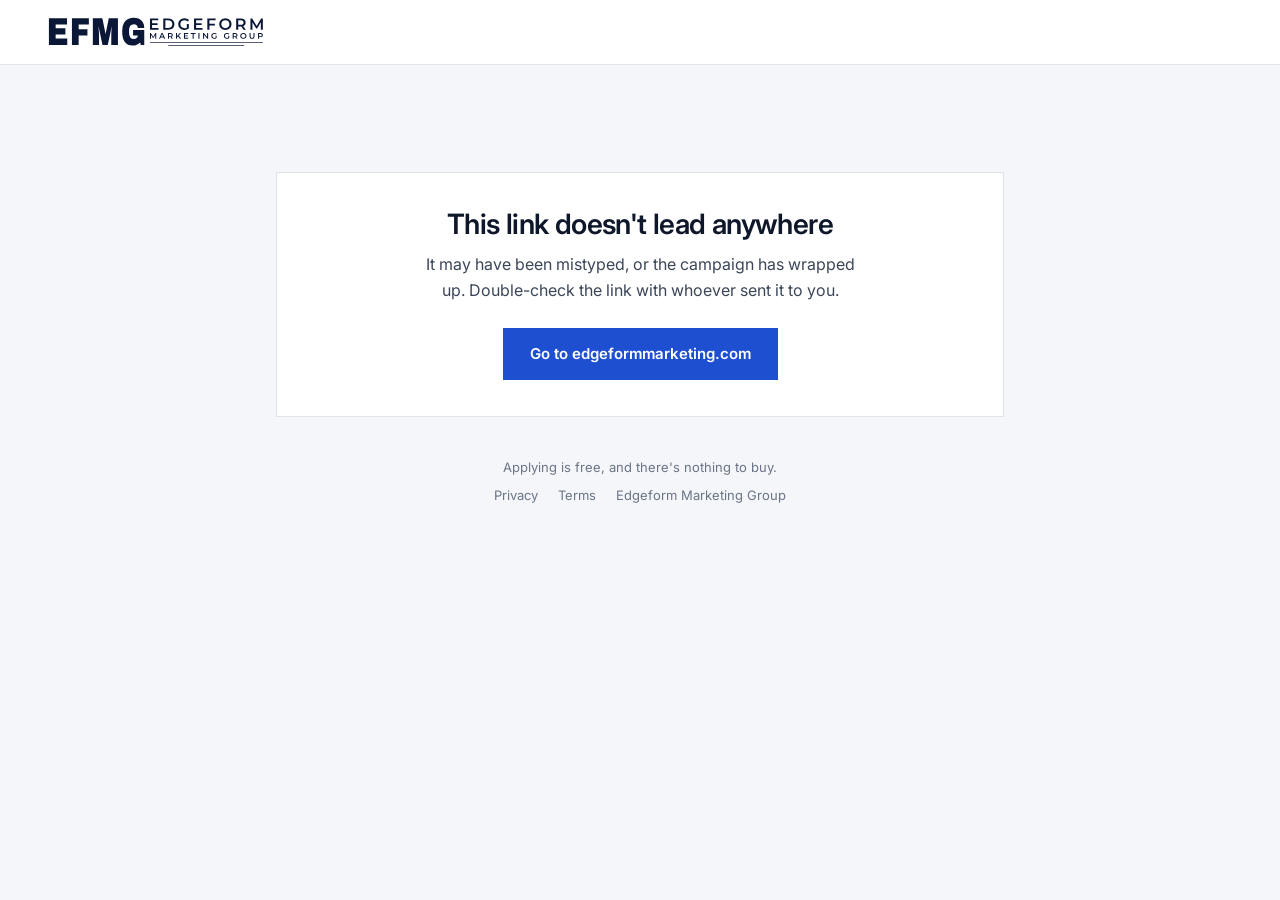
<file: apply.html>
<!DOCTYPE html>
<html lang="en">
<head>
<meta charset="UTF-8">
<meta name="robots" content="noindex">
<title>Apply | Edgeform Marketing Group</title>
<!-- /apply.html → /apply/, keeping ?c= and &r= so shared links still land on the right campaign. -->
<script>location.replace('/apply/' + location.search + location.hash);</script>
<meta http-equiv="refresh" content="0; url=/apply/">
<link rel="canonical" href="https://edgeformmarketing.com/apply/">
</head>
<body>
<p><a href="/apply/">Continue to the application</a></p>
</body>
</html>
</file>
<file: site.css>
@import url('https://fonts.googleapis.com/css2?family=Inter:wght@400;500;600;700&display=swap');

:root {
  --navy: #0b1736;
  --navy-2: #13224a;
  --ink: #0f172a;
  --text: #3b4658;
  --muted: #6b7587;
  --line: #dfe3ea;
  --line-dark: rgba(255, 255, 255, .16);
  --bg: #ffffff;
  --bg-alt: #f4f6f9;
  --blue: #1f4fd1;
  --wrap: 1240px;
  --gutter: clamp(20px, 4vw, 48px);
  --ease: cubic-bezier(.2, .7, .2, 1);
}

*, *::before, *::after { box-sizing: border-box; }
html { scroll-behavior: smooth; -webkit-text-size-adjust: 100%; }
body {
  margin: 0;
  background: var(--bg);
  color: var(--text);
  font: 400 16px/1.6 Inter, 'Helvetica Neue', Arial, sans-serif;
  -webkit-font-smoothing: antialiased;
  overflow-x: hidden;
}
img { display: block; max-width: 100%; }
a { color: inherit; text-decoration: none; }
h1, h2, h3, h4 { margin: 0; color: var(--ink); font-weight: 600; letter-spacing: -.022em; line-height: 1.12; }
p { margin: 0; }
ul, ol { margin: 0; padding: 0; list-style: none; }

.wrap { width: 100%; max-width: calc(var(--wrap) + var(--gutter) * 2); margin: 0 auto; padding: 0 var(--gutter); }
.section { padding: clamp(72px, 10vw, 128px) 0; }
.section.alt { background: var(--bg-alt); }
.section.dark { background: var(--navy); color: rgba(255, 255, 255, .74); }
.section.dark h2, .section.dark h3 { color: #fff; }

.label {
  display: block;
  margin-bottom: 20px;
  color: var(--blue);
  font-size: 13px;
  font-weight: 600;
  letter-spacing: .08em;
  text-transform: uppercase;
}
.dark .label, .hero .label { color: #8fb0ff; }
.h1 { font-size: clamp(40px, 6vw, 76px); letter-spacing: -.035em; line-height: 1.04; }
.h2 { font-size: clamp(30px, 3.8vw, 48px); letter-spacing: -.03em; }
.lead { font-size: clamp(17px, 1.5vw, 20px); line-height: 1.6; }

/* Buttons & links */
.btn {
  display: inline-flex;
  align-items: center;
  gap: 12px;
  min-height: 52px;
  padding: 0 26px;
  background: var(--blue);
  color: #fff;
  font-size: 15px;
  font-weight: 600;
  border: 1px solid var(--blue);
  transition: background .25s, border-color .25s, color .25s;
}
.btn:hover { background: #1740ad; border-color: #1740ad; }
.btn.ghost { background: transparent; border-color: rgba(255, 255, 255, .5); }
.btn.ghost:hover { background: #fff; color: var(--navy); border-color: #fff; }
.btn.light { background: #fff; color: var(--navy); border-color: #fff; }
.btn.light:hover { background: transparent; color: #fff; }
.btn .arrow, .link .arrow { transition: transform .25s var(--ease); }
.btn:hover .arrow, .link:hover .arrow, a:hover > .link .arrow { transform: translateX(4px); }
.link {
  display: inline-flex;
  align-items: center;
  gap: 8px;
  color: var(--blue);
  font-size: 15px;
  font-weight: 600;
}
.dark .link { color: #fff; }

/* Header */
.site-header {
  position: fixed;
  inset: 0 0 auto;
  z-index: 50;
  background: #fff;
  border-bottom: 1px solid var(--line);
  transition: box-shadow .3s;
}
.site-header.scrolled { box-shadow: 0 6px 24px rgba(15, 23, 42, .06); }
.site-header .wrap { display: flex; align-items: center; justify-content: space-between; height: 76px; transition: height .3s var(--ease); }
.site-header.scrolled .wrap { height: 64px; }
.brand-logo { height: 30px; width: auto; max-width: none; }
.site-nav { display: flex; align-items: center; gap: 34px; font-size: 15px; font-weight: 500; color: var(--ink); }
.site-nav a:not(.btn) { position: relative; padding: 6px 0; }
.site-nav a:not(.btn)::after {
  content: '';
  position: absolute;
  left: 0;
  right: 0;
  bottom: 0;
  height: 2px;
  background: var(--blue);
  transform: scaleX(0);
  transform-origin: left;
  transition: transform .3s var(--ease);
}
.site-nav a:not(.btn):hover::after, .site-nav a[aria-current]::after { transform: scaleX(1); }
.site-nav .btn { min-height: 42px; padding: 0 20px; font-size: 14px; }
.menu-toggle { display: none; width: 44px; height: 44px; margin-right: -10px; background: none; border: 0; cursor: pointer; }
.menu-toggle span { display: block; width: 22px; height: 2px; margin: 5px auto; background: var(--ink); transition: transform .3s, opacity .3s; }
.progress { position: absolute; left: 0; bottom: -1px; height: 2px; width: 100%; background: var(--blue); transform: scaleX(0); transform-origin: left; }
main { padding-top: 76px; }

/* Hero */
.hero { position: relative; min-height: calc(100vh - 76px); min-height: calc(100svh - 76px); display: flex; align-items: flex-end; overflow: hidden; background: var(--navy); color: rgba(255, 255, 255, .8); }
.hero-media { position: absolute; inset: -8% 0; }
.hero-media img { width: 100%; height: 100%; object-fit: cover; }
.hero::after { content: ''; position: absolute; inset: 0; background: linear-gradient(90deg, rgba(11, 23, 54, .92) 0%, rgba(11, 23, 54, .72) 45%, rgba(11, 23, 54, .25) 100%); }
.hero .wrap { position: relative; z-index: 1; padding-top: 120px; padding-bottom: clamp(64px, 9vw, 110px); }
.hero h1 { max-width: 880px; color: #fff; }
.hero .lead { max-width: 600px; margin-top: 28px; }
.hero-actions { display: flex; flex-wrap: wrap; gap: 14px; margin-top: 40px; }
.hero-foot { display: grid; grid-template-columns: repeat(4, 1fr); margin-top: clamp(56px, 8vw, 96px); border-top: 1px solid var(--line-dark); }
.hero-foot li { padding: 22px 24px 0 0; color: #fff; font-size: 15px; font-weight: 500; }
.hero-foot li span { display: block; margin-bottom: 4px; color: rgba(255, 255, 255, .5); font-size: 13px; font-weight: 400; }

.page-hero { padding: clamp(72px, 10vw, 120px) 0 clamp(56px, 7vw, 88px); background: var(--bg-alt); border-bottom: 1px solid var(--line); }
.page-hero .h1 { max-width: 900px; }
.page-hero .lead { max-width: 680px; margin-top: 24px; }
.crumbs { display: flex; gap: 10px; margin-bottom: 28px; color: var(--muted); font-size: 14px; }
.crumbs a:hover { color: var(--blue); }

/* Split layouts */
.split { display: grid; grid-template-columns: 5fr 7fr; gap: clamp(40px, 7vw, 110px); align-items: start; }
.split .body > * + * { margin-top: 22px; }
.split.center { align-items: center; }
.section-head { display: flex; align-items: end; justify-content: space-between; gap: 40px; margin-bottom: clamp(40px, 5vw, 64px); }
.section-head .h2 { max-width: 700px; }

/* Services */
.services { display: grid; grid-template-columns: repeat(4, 1fr); border-top: 1px solid var(--line); border-left: 1px solid var(--line); }
.service { position: relative; display: flex; flex-direction: column; min-height: 320px; padding: 36px 30px; background: #fff; border-right: 1px solid var(--line); border-bottom: 1px solid var(--line); transition: background .3s; }
.service::before { content: ''; position: absolute; top: -1px; left: 0; right: 0; height: 3px; background: var(--blue); transform: scaleX(0); transform-origin: left; transition: transform .45s var(--ease); }
.service:hover::before { transform: scaleX(1); }
.service small { color: var(--muted); font-size: 13px; font-weight: 600; }
.service h3 { margin: 56px 0 14px; font-size: 21px; }
.service p { font-size: 15px; }
.service .link { margin-top: auto; padding-top: 28px; }

/* Approach */
.figure { position: relative; overflow: hidden; background: var(--bg-alt); }
.figure img { width: 100%; height: 100%; object-fit: cover; }
.figure.tall { aspect-ratio: 4 / 5; }
.steps { position: relative; margin-top: 44px; }
.steps::before, .steps .rail { content: ''; position: absolute; left: 19px; top: 8px; bottom: 8px; width: 2px; background: var(--line); }
.steps .rail { background: var(--blue); transform: scaleY(var(--fill, 0)); transform-origin: top; }
.steps li { position: relative; display: grid; grid-template-columns: 40px 1fr; gap: 24px; padding: 0 0 34px; }
.steps li:last-child { padding-bottom: 0; }
.steps b { position: relative; z-index: 1; display: grid; place-items: center; width: 40px; height: 40px; background: #fff; border: 2px solid var(--line); color: var(--ink); font-size: 14px; transition: border-color .4s, background .4s, color .4s; }
.steps li.on b { background: var(--blue); border-color: var(--blue); color: #fff; }
.steps h3 { margin: 8px 0 6px; font-size: 19px; }
.steps p { font-size: 15px; }

/* Band */
.band { position: relative; display: flex; align-items: center; min-height: 520px; overflow: hidden; color: #fff; }
.band .band-media { position: absolute; inset: -15% 0; }
.band .band-media img { width: 100%; height: 100%; object-fit: cover; }
.band::after { content: ''; position: absolute; inset: 0; background: rgba(11, 23, 54, .72); }
.band .wrap { position: relative; z-index: 1; }
.band blockquote { max-width: 900px; margin: 0; color: #fff; font-size: clamp(30px, 4.2vw, 54px); font-weight: 600; line-height: 1.12; letter-spacing: -.03em; }
.band cite { display: block; margin-top: 28px; color: rgba(255, 255, 255, .66); font-size: 15px; font-style: normal; }

/* Stats */
.stats { display: grid; grid-template-columns: repeat(4, 1fr); border-top: 1px solid var(--line-dark); }
.stats div { padding: 32px 24px 0 0; }
.stats strong { display: block; color: #fff; font-size: clamp(40px, 4.4vw, 60px); font-weight: 600; letter-spacing: -.04em; line-height: 1; }
.stats span { display: block; margin-top: 12px; font-size: 15px; }

/* Live site previews */
.projects { display: grid; grid-template-columns: 1fr 1fr; gap: clamp(24px, 3vw, 40px); }
.project { display: flex; flex-direction: column; }
.browser { position: relative; overflow: hidden; background: #fff; border: 1px solid var(--line); box-shadow: 0 30px 60px -30px rgba(15, 23, 42, .35); }
.browser-bar { display: flex; align-items: center; gap: 14px; height: 38px; padding: 0 14px; background: #eef1f5; border-bottom: 1px solid var(--line); }
.browser-bar i { display: flex; gap: 6px; }
.browser-bar i::before, .browser-bar i::after, .browser-bar i span { content: ''; width: 9px; height: 9px; border-radius: 50%; background: #c9cfd9; }
.browser-bar em { flex: 1; overflow: hidden; padding: 4px 12px; background: #fff; border: 1px solid var(--line); color: var(--muted); font-size: 12px; font-style: normal; white-space: nowrap; text-overflow: ellipsis; }
.browser-view { position: relative; aspect-ratio: 16 / 10; overflow: hidden; background: var(--bg-alt); }
.browser-view iframe { position: absolute; top: 0; left: 0; width: 1440px; height: calc(100% / var(--s, .4)); border: 0; transform: scale(var(--s, .4)); transform-origin: 0 0; }
.browser-view.tall { aspect-ratio: 16 / 11; }
.browser-view .shield { position: absolute; inset: 0; z-index: 1; }
.browser-view .loading { position: absolute; inset: 0; display: grid; place-items: center; color: var(--muted); font-size: 13px; }
.project-meta { display: flex; justify-content: space-between; gap: 24px; margin-top: 26px; }
.project-meta small { color: var(--muted); font-size: 13px; font-weight: 600; letter-spacing: .06em; text-transform: uppercase; }
.project-meta h3 { margin: 8px 0 8px; font-size: 24px; }
.project-meta p { max-width: 480px; font-size: 15px; }
.project-meta .link { flex-shrink: 0; align-self: start; margin-top: 30px; }
.more-work { display: grid; grid-template-columns: 1fr 1fr; margin-top: clamp(40px, 5vw, 64px); border-top: 1px solid var(--line); }
.more-work a { display: grid; grid-template-columns: 1fr auto; gap: 6px 24px; padding: 28px 24px 28px 0; border-bottom: 1px solid var(--line); }
.more-work a:nth-child(2n) { padding-left: 24px; border-left: 1px solid var(--line); }
.more-work small { color: var(--muted); font-size: 13px; }
.more-work h3 { font-size: 19px; transition: color .25s; }
.more-work a:hover h3 { color: var(--blue); }
.more-work .link { grid-row: 1 / 3; grid-column: 2; align-self: center; }

/* Industries */
.industries { display: grid; grid-template-columns: repeat(3, 1fr); border-top: 1px solid var(--line); }
.industries li { display: flex; justify-content: space-between; align-items: center; padding: 26px 24px 26px 0; border-bottom: 1px solid var(--line); color: var(--ink); font-size: 18px; font-weight: 500; }
.industries li:not(:nth-child(3n + 1)) { padding-left: 24px; border-left: 1px solid var(--line); }
.industries li span { color: var(--muted); font-size: 13px; font-weight: 500; }

/* Insight cards */
.cards { display: grid; grid-template-columns: repeat(3, 1fr); gap: clamp(20px, 2.5vw, 32px); }
.card { display: flex; flex-direction: column; background: #fff; border: 1px solid var(--line); transition: box-shadow .35s, transform .35s var(--ease); }
.card:hover { box-shadow: 0 24px 48px -24px rgba(15, 23, 42, .25); transform: translateY(-4px); }
.card .figure { aspect-ratio: 3 / 2; }
.card .figure img { transition: transform .8s var(--ease); }
.card:hover .figure img { transform: scale(1.04); }
.card-body { display: flex; flex: 1; flex-direction: column; padding: 26px 26px 28px; }
.card small { color: var(--muted); font-size: 13px; }
.card h3 { margin: 10px 0 12px; font-size: 20px; line-height: 1.28; }
.card p { font-size: 15px; }
.card .link { margin-top: auto; padding-top: 24px; }
.cards.feature { grid-template-columns: 2fr 1fr 1fr; }
.cards.feature .card:first-child h3 { font-size: 26px; }

/* CTA */
.cta { position: relative; overflow: hidden; }
.cta .wrap { display: flex; align-items: center; justify-content: space-between; gap: 40px; }
.cta .h2 { max-width: 720px; }
.cta p { margin-top: 18px; max-width: 560px; }

/* Case studies */
.case { display: grid; grid-template-columns: 5fr 7fr; gap: clamp(40px, 6vw, 96px); padding: clamp(64px, 8vw, 104px) 0; border-bottom: 1px solid var(--line); }
.case:last-child { border-bottom: 0; }
.case-side { position: sticky; top: 110px; align-self: start; }
.case-side h2 { margin-bottom: 18px; }
.case-side .lead { color: var(--text); }
.facts { margin-top: 32px; border-top: 1px solid var(--line); }
.facts li { display: flex; justify-content: space-between; gap: 20px; padding: 14px 0; border-bottom: 1px solid var(--line); font-size: 14px; }
.facts li span { color: var(--muted); }
.facts li b { color: var(--ink); font-weight: 500; text-align: right; }
.case-main > * + * { margin-top: 22px; }
.case-main .browser { margin-bottom: 36px; }
.case-main h3 { margin-top: 36px; font-size: 20px; }
.case-panel { display: grid; place-items: center; aspect-ratio: 16 / 10; margin-bottom: 36px; background: var(--navy); color: #fff; }
.case-panel b { font-size: clamp(28px, 4vw, 44px); font-weight: 600; letter-spacing: .08em; }
.case-panel.slate { background: #24344d; }

/* Articles */
.article-hero .meta { display: flex; flex-wrap: wrap; gap: 8px 22px; margin-top: 30px; color: var(--muted); font-size: 14px; }
.article-figure { padding-top: clamp(40px, 5vw, 64px); }
.article-figure .figure { aspect-ratio: 21 / 9; }
.article { max-width: 740px; margin: 0 auto; padding: clamp(56px, 7vw, 96px) 0; font-size: 18px; line-height: 1.75; color: var(--text); }
.article p + p { margin-top: 22px; }
.article h2 { margin: 52px 0 18px; font-size: 28px; }
.article .pull { margin: 44px 0; padding: 4px 0 4px 28px; border-left: 3px solid var(--blue); color: var(--ink); font-size: 26px; font-weight: 600; line-height: 1.3; letter-spacing: -.02em; }

/* Footer */
.site-footer { background: #07102a; color: rgba(255, 255, 255, .62); font-size: 15px; }
.footer-top { display: grid; grid-template-columns: 2fr 1fr 1fr 1fr; gap: 40px; padding: 80px 0 64px; }
.footer-top p { max-width: 340px; margin-top: 22px; }
.footer-top h4 { margin-bottom: 18px; color: #fff; font-size: 14px; font-weight: 600; letter-spacing: 0; }
.footer-top li + li { margin-top: 10px; }
.footer-top a:hover { color: #fff; }
.footer-bottom { display: flex; justify-content: space-between; gap: 20px; padding: 26px 0 32px; border-top: 1px solid var(--line-dark); font-size: 13px; }
.footer-bottom nav { display: flex; gap: 24px; }

/* Scroll motion */
.js [data-reveal] { opacity: 0; transform: translate3d(0, 40px, 0); transition: opacity .9s var(--ease), transform .9s var(--ease); transition-delay: calc(var(--i, 0) * 90ms); }
.js [data-reveal='left'] { transform: translate3d(-48px, 0, 0); }
.js [data-reveal='right'] { transform: translate3d(48px, 0, 0); }
.js [data-reveal='fade'] { transform: none; }
.js [data-reveal='scale'] { transform: scale(.94); }
.js [data-reveal].in { opacity: 1; transform: none; }
.js [data-wipe] { clip-path: inset(0 0 100% 0); transition: clip-path 1.2s var(--ease); }
.js [data-wipe] img { transform: scale(1.18); transition: transform 1.6s var(--ease); }
.js [data-wipe].in { clip-path: inset(0 0 0 0); }
.js [data-wipe].in img { transform: scale(1); }
.js [data-lines] .ln { display: block; overflow: hidden; }
.js [data-lines] .ln > span { display: block; transform: translateY(105%); transition: transform 1s var(--ease); transition-delay: calc(var(--i, 0) * 110ms + 100ms); }
.js [data-lines].in .ln > span { transform: none; }
.js .rule { transform: scaleX(0); transform-origin: left; transition: transform 1.2s var(--ease); }
.js .rule.in { transform: scaleX(1); }
[data-parallax] { will-change: transform; }

/* Responsive */
@media (max-width: 1080px) {
  .services { grid-template-columns: repeat(2, 1fr); }
  .service { min-height: 260px; }
  .projects { grid-template-columns: 1fr; }
  .cards.feature { grid-template-columns: 1fr 1fr; }
  .cards.feature .card:first-child { grid-column: 1 / -1; }
  .footer-top { grid-template-columns: 1fr 1fr; }
}
@media (max-width: 860px) {
  .menu-toggle { display: block; }
  .site-nav { position: fixed; top: 76px; left: 0; right: 0; flex-direction: column; align-items: stretch; gap: 0; padding: 8px var(--gutter) 28px; background: #fff; border-bottom: 1px solid var(--line); box-shadow: 0 20px 40px rgba(15, 23, 42, .08); transform: translateY(-8px); opacity: 0; visibility: hidden; transition: opacity .25s, transform .25s, visibility .25s; }
  .scrolled .site-nav { top: 64px; }
  .nav-open .site-nav { transform: none; opacity: 1; visibility: visible; }
  .site-nav a:not(.btn) { padding: 16px 0; border-bottom: 1px solid var(--line); }
  .site-nav a:not(.btn)::after { display: none; }
  .site-nav .btn { justify-content: center; margin-top: 20px; min-height: 50px; }
  .nav-open .menu-toggle span:nth-child(1) { transform: translateY(7px) rotate(45deg); }
  .nav-open .menu-toggle span:nth-child(2) { opacity: 0; }
  .nav-open .menu-toggle span:nth-child(3) { transform: translateY(-7px) rotate(-45deg); }
  .split, .case { grid-template-columns: 1fr; }
  .case-side { position: static; }
  .hero-foot, .stats { grid-template-columns: 1fr 1fr; }
  .industries { grid-template-columns: 1fr 1fr; }
  .industries li:not(:nth-child(3n + 1)) { padding-left: 0; border-left: 0; }
  .industries li:nth-child(2n) { padding-left: 24px; border-left: 1px solid var(--line); }
  .cards { grid-template-columns: 1fr; }
  .cards.feature { grid-template-columns: 1fr; }
  .section-head, .cta .wrap { flex-direction: column; align-items: flex-start; }
  .figure.tall { aspect-ratio: 4 / 3; }
}
@media (max-width: 600px) {
  .site-header .wrap { height: 64px; }
  .site-nav, .scrolled .site-nav { top: 64px; }
  main { padding-top: 64px; }
  .brand-logo { height: 24px; }
  .services, .more-work, .industries { grid-template-columns: 1fr; }
  .more-work a:nth-child(2n), .industries li:nth-child(2n) { padding-left: 0; border-left: 0; }
  .hero-foot li { font-size: 14px; }
  .project-meta { flex-direction: column; gap: 0; }
  .project-meta .link { margin-top: 16px; }
  .footer-top { grid-template-columns: 1fr; padding: 60px 0 44px; }
  .footer-bottom { flex-direction: column; }
  .btn { width: 100%; justify-content: center; }
  .site-nav .btn { width: auto; }
  .article { font-size: 17px; }
}
@media (prefers-reduced-motion: reduce) {
  html { scroll-behavior: auto; }
  .js [data-reveal], .js [data-wipe], .js [data-wipe] img, .js [data-lines] .ln > span, .js .rule { opacity: 1; transform: none; clip-path: none; transition: none; }
  [data-parallax] { transform: none !important; }
}

/* Featured partner project */
.project.featured { grid-column: 1 / -1; display: grid; grid-template-columns: 7fr 5fr; gap: clamp(28px, 4vw, 64px); align-items: center; padding-bottom: clamp(24px, 3vw, 40px); border-bottom: 1px solid var(--line); margin-bottom: clamp(8px, 1vw, 16px); }
.project.featured .project-meta { flex-direction: column; gap: 0; margin-top: 0; }
.project.featured .project-meta h3 { font-size: clamp(26px, 2.6vw, 34px); }
.project.featured .project-meta .link { margin-top: 24px; }
@media (max-width: 1080px) { .project.featured { grid-template-columns: 1fr; } .project.featured .project-meta { margin-top: 26px; } }
</file>
<file: apply/apply.css>
/* Campaign application page — builds on /site.css tokens. Everything is prefixed ap- so nothing
   collides with the main site's classes. Mobile first: most visitors come from TikTok's or
   Instagram's in-app browser. */

.ap-body { background: var(--bg-alt); }
.ap-body .site-header .wrap { height: 64px; }
.ap-body main { padding-top: 64px; }
.ap-mock { font-size: 11px; font-weight: 600; letter-spacing: .08em; text-transform: uppercase; color: #b45309; border: 1px dashed #b45309; padding: 3px 8px; }

.ap-wrap { max-width: 760px; margin: 0 auto; padding: 0 16px; }
.ap-muted { color: var(--muted); }
.ap-panel { background: #fff; border: 1px solid var(--line); }
.ap-pad { padding: 22px 20px; }
.ap-in { animation: ap-rise .5s var(--ease) both; }
@keyframes ap-rise { from { opacity: 0; transform: translateY(14px); } to { opacity: 1; transform: none; } }

/* Hero */
.ap-hero { position: relative; overflow: hidden; background: var(--navy); color: rgba(255, 255, 255, .78); padding: 40px 0 36px; }
.ap-hero::after {
  content: ''; position: absolute; inset: 0; pointer-events: none;
  background-image: linear-gradient(rgba(143, 176, 255, .05) 1px, transparent 1px), linear-gradient(90deg, rgba(143, 176, 255, .05) 1px, transparent 1px);
  background-size: 64px 64px; mask-image: linear-gradient(180deg, #000 0%, transparent 90%);
}
.ap-hero .ap-wrap { position: relative; z-index: 1; }
.ap-kicker { display: block; margin-bottom: 16px; color: #8fb0ff; font-size: 12px; font-weight: 600; letter-spacing: .1em; text-transform: uppercase; }
.ap-hero h1 { color: #fff; font-size: clamp(30px, 7vw, 50px); letter-spacing: -.03em; line-height: 1.06; max-width: 16em; text-wrap: balance; }
.ap-rate { margin-top: 24px; font-size: 15px; }
.ap-rate span { display: inline-block; margin-right: 6px; color: #fff; font-size: clamp(32px, 7vw, 44px); font-weight: 600; letter-spacing: -.04em; line-height: 1; }
.ap-chips { display: flex; flex-wrap: wrap; gap: 6px; margin-top: 16px; }
.ap-chips span { border: 1px solid var(--line-dark); padding: 3px 10px; font-size: 13px; color: rgba(255, 255, 255, .85); }
.ap-ref { margin-top: 18px; font-size: 15px; color: #fff; }
.ap-cta { display: flex; align-items: center; flex-wrap: wrap; gap: 16px; margin-top: 28px; font-size: 14px; color: rgba(255, 255, 255, .55); }

/* Sections */
.ap-section { margin-top: 36px; }
.ap-section > h2 { font-size: 22px; margin-bottom: 14px; }
.ap-pitch { margin-top: 20px; }
.ap-pitch p { white-space: pre-wrap; color: var(--ink); font-size: 16px; line-height: 1.65; }

.ap-promo-bar { display: flex; align-items: center; justify-content: space-between; gap: 12px; padding: 10px 14px; border-bottom: 1px solid var(--line); background: var(--bg-alt); font-size: 13px; }
.ap-promo-bar span { color: var(--muted); overflow: hidden; text-overflow: ellipsis; white-space: nowrap; }
.ap-promo-bar a { color: var(--blue); font-weight: 600; white-space: nowrap; }
.ap-promo-frame { aspect-ratio: 4 / 5; max-height: 70vh; background: #fff; }
.ap-promo-frame iframe { display: block; width: 100%; height: 100%; border: 0; }
.ap-promo-fallback { display: flex; flex-direction: column; align-items: center; justify-content: center; gap: 6px; height: 100%; min-height: 220px; background: var(--bg-alt); font-size: 14px; }
.ap-promo-fallback img { width: 100%; height: 100%; object-fit: cover; object-position: top; }
.ap-promo-host { color: var(--ink); font-size: 22px; font-weight: 600; letter-spacing: -.02em; }

.ap-examples { display: flex; gap: 10px; overflow-x: auto; scroll-snap-type: x mandatory; margin: 0 -16px; padding: 0 16px 6px; scroll-padding: 0 16px; }
.ap-example { flex: 0 0 min(44vw, 200px); margin: 0; scroll-snap-align: start; }
.ap-example-media { position: relative; display: grid; place-items: center; width: 100%; aspect-ratio: 9 / 16; padding: 0; overflow: hidden; border: 1px solid var(--line); background: var(--navy); cursor: pointer; }
.ap-example-media img { position: absolute; inset: 0; width: 100%; height: 100%; object-fit: cover; }
iframe.ap-example-media { cursor: auto; }
.ap-example-platform { color: #8fb0ff; font-size: 12px; font-weight: 600; letter-spacing: .1em; text-transform: uppercase; }
.ap-example-play { position: absolute; display: grid; place-items: center; width: 46px; height: 46px; padding-left: 3px; border-radius: 50%; background: rgba(255, 255, 255, .94); color: var(--navy); font-size: 15px; box-shadow: 0 6px 20px rgba(0, 0, 0, .25); }
.ap-example figcaption { display: grid; gap: 2px; padding-top: 8px; font-size: 13px; line-height: 1.45; }
.ap-example figcaption a { color: var(--blue); font-weight: 600; }

.ap-pay { display: grid; gap: 12px; }
.ap-pay-copy p { color: var(--text); margin-bottom: 12px; }
.ap-pay-copy p:last-child { margin-bottom: 0; }
.ap-pay-copy strong { color: var(--ink); font-weight: 600; }
.ap-facts { display: grid; gap: 10px; margin: 0; }
.ap-facts div { display: flex; justify-content: space-between; gap: 12px; padding-bottom: 10px; border-bottom: 1px dashed var(--line); }
.ap-facts div:last-child { padding-bottom: 0; border-bottom: 0; }
.ap-facts dt { color: var(--muted); font-size: 14px; }
.ap-facts dd { margin: 0; color: var(--ink); font-size: 14px; font-weight: 600; text-align: right; }

/* Form */
#ap-form fieldset { min-width: 0; margin: 0 0 28px; padding: 0; border: 0; }
#ap-form legend { margin-bottom: 16px; padding: 0; color: var(--blue); font-size: 12px; font-weight: 600; letter-spacing: .1em; text-transform: uppercase; }
.ap-row { display: grid; gap: 0 12px; }
.ap-field { margin-bottom: 16px; }
.ap-label { display: block; margin-bottom: 6px; color: var(--ink); font-size: 14px; font-weight: 500; }
.ap-input {
  width: 100%; padding: 12px 13px; border: 1px solid var(--line); border-radius: 0; background: #fff;
  color: var(--ink); font: inherit; font-size: 16px; /* 16px stops iOS zooming into the field */
  outline: none; transition: border-color .2s, box-shadow .2s;
}
.ap-input:focus { border-color: var(--blue); box-shadow: 0 0 0 3px rgba(31, 79, 209, .14); }
textarea.ap-input { min-height: 88px; resize: vertical; }
.ap-hint { margin-top: 5px; color: var(--muted); font-size: 13px; }
.ap-center { text-align: center; margin-top: 12px; }
.ap-req { color: #c2410c; }
.ap-field-error, .ap-form-error { margin-top: 6px; color: #b91c1c; font-size: 13px; }
.ap-form-error { margin-top: 10px; font-size: 14px; }
.ap-handles { display: grid; gap: 8px; }
.ap-handle { display: grid; grid-template-columns: 88px 1fr; align-items: center; gap: 10px; font-size: 14px; color: var(--text); }
.ap-choices { display: flex; flex-wrap: wrap; gap: 8px; }
.ap-choice { position: relative; margin: 0; cursor: pointer; }
.ap-choice input { position: absolute; width: 1px; height: 1px; opacity: 0; }
.ap-choice span { display: inline-block; padding: 8px 14px; border: 1px solid var(--line); background: #fff; color: var(--text); font-size: 14px; transition: background .15s, border-color .15s, color .15s; }
.ap-choice input:checked + span { background: var(--navy); border-color: var(--navy); color: #fff; }
.ap-choice input:focus-visible + span { box-shadow: 0 0 0 3px rgba(31, 79, 209, .3); }
.ap-check { display: flex; align-items: flex-start; gap: 10px; margin: 0 0 10px; color: var(--text); font-size: 14px; cursor: pointer; }
.ap-check input { flex-shrink: 0; width: 18px; height: 18px; margin: 2px 0 0; accent-color: var(--navy); }
.ap-check a { color: var(--blue); text-decoration: underline; }
.ap-check + .ap-field-error { margin: -4px 0 12px 28px; }
.ap-submit { width: 100%; justify-content: center; font-size: 16px; cursor: pointer; }
.ap-submit:disabled { opacity: .55; cursor: default; }

.ap-done { padding: 20px 4px; text-align: center; outline: none; }
.ap-done-mark { display: grid; place-items: center; width: 52px; height: 52px; margin: 0 auto 14px; border-radius: 50%; background: rgba(31, 79, 209, .1); color: var(--blue); font-size: 24px; }
.ap-done h3 { font-size: 24px; }
.ap-done p { max-width: 42ch; margin: 10px auto 0; }

.ap-message { margin-top: 12vh; padding: 36px 24px; text-align: center; }
.ap-message h1 { font-size: 28px; }
.ap-message p { max-width: 44ch; margin: 12px auto 24px; }
.ap-message .btn { cursor: pointer; }
.ap-loading { display: flex; align-items: center; justify-content: center; gap: 10px; padding: 18vh 16px; color: var(--muted); }
.ap-spinner { width: 16px; height: 16px; border: 2px solid var(--line); border-top-color: var(--blue); border-radius: 50%; animation: ap-spin .8s linear infinite; }
@keyframes ap-spin { to { transform: rotate(360deg); } }

.ap-foot { max-width: 760px; margin: 0 auto; padding: 40px 16px; text-align: center; color: var(--muted); font-size: 13px; }
.ap-foot p { margin-bottom: 8px; }
.ap-foot a { margin: 0 8px; }
.ap-foot a:hover { color: var(--blue); }

@media (min-width: 700px) {
  .ap-hero { padding: 64px 0 56px; }
  .ap-pad { padding: 28px; }
  .ap-row { grid-template-columns: 1fr 1fr; }
  .ap-promo-frame { aspect-ratio: 16 / 10; }
  .ap-examples { margin: 0; padding: 0 0 6px; }
  .ap-example { flex-basis: 200px; }
  .ap-pay { grid-template-columns: 1.4fr 1fr; }
}
@media (prefers-reduced-motion: reduce) {
  .ap-in, .ap-spinner { animation: none; }
}
</file>
<file: form/form-theme.css>
@import url('https://fonts.googleapis.com/css2?family=DM+Mono:wght@400;500&family=Manrope:wght@400;500;600&family=Newsreader:ital,wght@0,400;1,400&display=swap');

:root {
  --form-ink: #071019;
  --form-paper: #f2f0ec;
  --form-white: #fbfaf7;
  --form-line: #c9c9c3;
  --form-blue: #173b5f;
  --form-blue-light: #dce1e2;
  --form-muted: #647078;
  --accent: #173b5f;
  --blue: #173b5f;
  --blue-hover: #0e2a44;
}

html,
body {
  overflow-x: hidden;
}

body {
  display: grid;
  grid-template-columns: minmax(330px, .78fr) minmax(540px, 1.22fr);
  grid-template-rows: 88px minmax(calc(100vh - 150px), auto) 62px;
  background: var(--form-paper);
  color: var(--form-ink);
  font-family: Manrope, Arial, sans-serif;
}

.page-bg {
  background: var(--form-paper);
}

.page-grid {
  opacity: 0;
}

nav {
  grid-column: 1 / -1;
  height: 88px;
  padding: 0 6vw;
  background: rgba(242, 240, 236, .9);
  border-bottom: 1px solid var(--form-line);
  backdrop-filter: blur(18px);
}

.nav-logo {
  display: flex;
  align-items: center;
  gap: 13px;
  color: var(--form-ink);
}

.nav-logo b {
  display: grid;
  place-items: center;
  width: 52px;
  height: 38px;
  background: var(--form-ink);
  color: white;
  font-size: 14px;
  letter-spacing: -1px;
}

.nav-logo span {
  font: 500 10px/1.25 'DM Mono', monospace;
  letter-spacing: .13em;
}

.nav-step-indicator {
  color: var(--form-muted);
  font: 500 11px 'DM Mono', monospace;
  letter-spacing: .12em;
}

.nav-step-indicator span {
  color: var(--form-blue);
}

.form-context {
  grid-column: 1;
  grid-row: 2;
  position: relative;
  z-index: 2;
  min-height: 680px;
  padding: 54px 4.5vw;
  overflow: hidden;
  display: flex;
  flex-direction: column;
  justify-content: space-between;
  background: linear-gradient(180deg, rgba(7,16,25,.2), rgba(7,16,25,.88)), url('../assets/stock2.jpg') center/cover;
  color: white;
}

.form-context::after {
  content: '';
  position: absolute;
  width: 420px;
  height: 420px;
  right: -230px;
  bottom: -210px;
  border: 1px solid rgba(255,255,255,.35);
  border-radius: 50%;
  box-shadow: 0 0 0 55px rgba(255,255,255,.025), 0 0 0 110px rgba(255,255,255,.02);
}

.context-kicker,
.context-meta span {
  font: 500 10px 'DM Mono', monospace;
  letter-spacing: .14em;
  text-transform: uppercase;
}

.context-kicker {
  color: rgba(255,255,255,.68);
}

.form-context h1 {
  max-width: 520px;
  margin: auto 0 26px;
  font: 400 clamp(48px, 5vw, 78px)/.88 Newsreader, Georgia, serif;
  letter-spacing: -.055em;
}

.form-context h1 em {
  font-weight: 400;
  color: #c4d3df;
}

.form-context > div > p {
  max-width: 460px;
  color: rgba(255,255,255,.72);
  font-size: 16px;
  line-height: 1.7;
}

.context-meta {
  position: relative;
  z-index: 1;
  display: flex;
  gap: 22px;
  padding-top: 26px;
  border-top: 1px solid rgba(255,255,255,.24);
}

.context-meta span {
  color: rgba(255,255,255,.7);
}

.form-wrapper {
  grid-column: 2;
  grid-row: 2;
  min-width: 0;
  padding: 54px clamp(28px, 6vw, 90px) 76px;
  justify-content: center;
  background: var(--form-paper);
}

.progress-track {
  max-width: 680px;
  margin-bottom: 25px;
}

.progress-dots {
  justify-content: flex-start;
}

.dot {
  width: 30px;
  height: 3px;
  border-radius: 0;
  background: #d4d5d1;
}

.dot.active {
  width: 74px;
  border-radius: 0;
  background: var(--form-blue);
}

.dot.done {
  background: #899ba8;
}

.form-card,
.form-card.wide {
  width: 100%;
  max-width: 680px;
  padding: 0;
  overflow: visible;
  background: transparent;
  border: 0;
  border-radius: 0;
  box-shadow: none;
  backdrop-filter: none;
}

.form-card.wide {
  max-width: 920px;
}

.form-card::before {
  display: none;
}

.step.active {
  animation: corporateStep .65s cubic-bezier(.22, 1, .36, 1) forwards;
}

@keyframes corporateStep {
  from { opacity: 0; transform: translateY(28px); }
  to { opacity: 1; transform: none; }
}

.step-eyebrow {
  margin-bottom: 18px;
  color: var(--form-blue);
  font: 500 11px 'DM Mono', monospace;
  letter-spacing: .16em;
}

.step-title {
  max-width: 720px;
  margin-bottom: 15px;
  color: var(--form-ink);
  font: 400 clamp(42px, 5vw, 70px)/.94 Newsreader, Georgia, serif;
  letter-spacing: -.045em;
}

.step-title em {
  color: var(--form-blue);
  font-weight: 400;
}

.step-sub {
  max-width: 590px;
  margin-bottom: 38px;
  color: var(--form-muted);
  font-size: 16px;
  line-height: 1.7;
}

.step-sub strong {
  color: var(--form-blue);
}

.input-group {
  margin-bottom: 24px;
}

.input-label,
.sections-label,
.opt-label {
  color: #59666e;
  font: 500 11px 'DM Mono', monospace;
  letter-spacing: .1em;
}

.input-field {
  min-height: 58px;
  padding: 15px 0;
  color: var(--form-ink);
  background: transparent;
  border: 0;
  border-bottom: 1px solid #9fa7a4;
  border-radius: 0;
  font-family: Manrope, Arial, sans-serif;
  font-size: 17px;
}

.input-field::placeholder {
  color: #969e9b;
}

.input-field:focus {
  color: var(--form-ink);
  background: transparent;
  border-color: var(--form-blue);
  box-shadow: 0 2px 0 var(--form-blue);
}

textarea.input-field {
  min-height: 130px;
}

.choice-group {
  gap: 12px;
}

.choice-btn {
  min-height: 150px;
  padding: 26px;
  color: var(--form-ink);
  background: var(--form-white);
  border: 1px solid var(--form-line);
  border-radius: 0;
  font-family: Manrope, Arial, sans-serif;
  font-size: 16px;
  text-align: left;
}

.choice-btn::before {
  background: linear-gradient(135deg, rgba(23,59,95,.1), transparent 60%);
}

.choice-btn:hover {
  color: var(--form-ink);
  border-color: var(--form-blue);
  transform: translateY(-5px);
  box-shadow: 0 18px 38px rgba(7,16,25,.08);
}

.choice-icon {
  margin-bottom: 28px;
  filter: grayscale(1);
}

.btn-primary {
  width: auto;
  min-width: 210px;
  margin-top: 18px;
  padding: 17px 28px;
  color: white;
  background: var(--form-ink);
  border-radius: 0;
  font-family: Manrope, Arial, sans-serif;
  font-size: 14px;
  font-weight: 600;
  letter-spacing: .02em;
}

.btn-primary:hover {
  background: var(--form-blue);
  transform: translateY(-3px);
  box-shadow: 0 14px 34px rgba(23,59,95,.2);
}

.btn-back {
  width: auto;
  margin: 18px 0 0 18px;
  color: #6f7976;
  font-family: Manrope, Arial, sans-serif;
  font-size: 13px;
}

.btn-back:hover {
  color: var(--form-ink);
}

.stat-block,
.demo-banner {
  padding: 28px;
  background: var(--form-blue-light);
  border: 1px solid #bcc6ca;
  border-radius: 0;
}

.stat-block::before {
  background: var(--form-blue);
}

.stat-number {
  color: var(--form-blue);
  font: 400 72px/1 Newsreader, Georgia, serif;
}

.stat-text,
.demo-banner-text p {
  color: #536169;
  font-size: 16px;
}

.stat-text strong,
.demo-banner-text strong {
  color: var(--form-ink);
}

.source-btn {
  color: #536169;
  border-color: #a8b2b4;
  border-radius: 0;
}

.source-btn:hover {
  color: var(--form-blue);
  border-color: var(--form-blue);
}

.mode-toggle {
  background: #e2e4e1;
  border: 1px solid var(--form-line);
  border-radius: 0;
}

.mode-btn {
  color: #69736f;
  border-radius: 0;
  font-family: Manrope, Arial, sans-serif;
}

.mode-btn.active {
  background: var(--form-ink);
  box-shadow: none;
}

.tool-row,
.options-row,
.sel-panel {
  color: var(--form-ink);
}

#selName,
#selLabel {
  color: var(--form-ink) !important;
}

#selLabel {
  background: var(--form-white) !important;
  border-color: #aab1ae !important;
}

#customColor,
#selColor {
  border-color: #8e9995 !important;
}

.tool-btn,
.section-chip {
  color: #4d5955;
  background: var(--form-white);
  border-color: var(--form-line);
  border-radius: 0;
}

.tool-btn:hover,
.section-chip:hover {
  color: var(--form-ink);
  background: var(--form-blue-light);
  border-color: #8ca0ad;
}

.tool-btn.active {
  color: white;
  background: var(--form-blue);
  border-color: var(--form-blue);
  box-shadow: none;
}

.options-row,
.sel-panel {
  background: #e5e7e4;
  border-color: var(--form-line);
  border-radius: 0;
}

.section-chip-label,
.size-val,
.canvas-hint p {
  color: #5d6864;
}

.section-chip:hover .section-chip-label {
  color: var(--form-ink);
}

.tool-sep-v,
.opt-div {
  background: var(--form-line);
}

.canvas-container {
  border: 1px solid #aab1ae;
  border-radius: 0;
  box-shadow: 0 18px 45px rgba(7,16,25,.1);
}

.success-icon {
  color: var(--form-blue);
  background: var(--form-blue-light);
  border-color: #9cabb3;
  border-radius: 0;
}

.divider {
  background: var(--form-line);
}

.auto-save-badge {
  top: -34px;
  color: var(--form-blue);
  background: var(--form-blue-light);
  border-color: #9cabb3;
  border-radius: 0;
  font: 500 11px 'DM Mono', monospace;
}

/* ── Intake v2: inquiry paths, chips, hints ── */

.context-meta {
  flex-wrap: wrap;
  gap: 10px 22px;
}

.path-group {
  grid-template-columns: 1fr 1fr;
  margin-bottom: 12px;
}

.path-group .choice-btn {
  min-height: 132px;
  padding: 22px 24px;
}

.path-group .choice-btn > span {
  display: block;
  position: relative;
}

.path-group .choice-icon {
  margin-bottom: 18px;
  font-size: 22px;
}

.choice-desc {
  margin-top: 6px;
  color: var(--form-muted);
  font-size: 13px;
  font-weight: 400;
  line-height: 1.5;
}

.choice-btn.selected {
  border-color: var(--form-blue);
  box-shadow: inset 0 0 0 1px var(--form-blue);
}

.chip-set {
  display: flex;
  flex-wrap: wrap;
  gap: 8px;
  margin-top: 4px;
}

.chip {
  padding: 11px 16px;
  color: var(--form-ink);
  background: var(--form-white);
  border: 1px solid var(--form-line);
  font: 500 14px Manrope, Arial, sans-serif;
  cursor: pointer;
  transition: background .2s, border-color .2s, color .2s, transform .2s;
}

.chip:hover {
  border-color: var(--form-blue);
  transform: translateY(-2px);
}

.chip.selected {
  color: #fff;
  background: var(--form-ink);
  border-color: var(--form-ink);
}

.chip-set[data-mode="multi"] .chip.selected::before {
  content: '✓ ';
}

.chip:focus-visible,
.choice-btn:focus-visible {
  outline: 2px solid var(--form-blue);
  outline-offset: 2px;
}

.chip-set.error {
  animation: nudge .35s;
}

.chip-set.error .chip:not(.selected),
.input-field.error {
  border-color: #b5483f;
}

@keyframes nudge {
  25% { transform: translateX(-5px); }
  75% { transform: translateX(5px); }
}

.optional {
  color: #8d9692;
  letter-spacing: 0;
  text-transform: none;
}

.field-hint {
  margin-top: 9px;
  color: var(--form-muted);
  font-size: 12.5px;
  line-height: 1.5;
}

.field-hint.ok {
  color: var(--form-blue);
}

.step-error {
  margin: 4px 0 0;
  color: #a3372e;
  font-size: 14px;
}

.step-error:empty {
  display: none;
}

.handle-row {
  display: grid;
  grid-template-columns: 110px 1fr;
  align-items: end;
  gap: 18px;
  margin-bottom: 6px;
}

.handle-row .input-label {
  margin: 0 0 21px;
}

.check {
  display: flex;
  gap: 14px;
  align-items: flex-start;
  margin: 8px 0 12px;
  color: #3f4b52;
  font-size: 14px;
  line-height: 1.6;
  cursor: pointer;
}

.check input {
  width: 20px;
  height: 20px;
  margin-top: 2px;
  flex-shrink: 0;
  accent-color: var(--form-ink);
}

.check.error {
  color: #a3372e;
}

footer {
  grid-column: 1 / -1;
  grid-row: 3;
  color: #77817d;
  background: var(--form-paper);
  border-top: 1px solid var(--form-line);
  font: 400 12px 'DM Mono', monospace;
}

@media (max-width: 900px) {
  body {
    display: flex;
    min-height: 100vh;
  }

  nav {
    min-height: 78px;
    padding: 0 24px;
  }

  .form-context {
    display: none;
  }

  .form-wrapper {
    width: 100%;
    padding: 48px 24px 70px;
  }

  .progress-track,
  .form-card,
  .form-card.wide {
    max-width: 680px;
  }
}

@media (max-width: 560px) {
  nav {
    min-height: 72px;
    padding: 0 18px;
  }

  .nav-logo span {
    display: none;
  }

  .nav-logo b {
    width: 48px;
    height: 36px;
  }

  .form-wrapper {
    padding: 38px 20px 60px;
  }

  .step-title {
    font-size: clamp(38px, 12vw, 54px);
  }

  .choice-group {
    grid-template-columns: 1fr;
  }

  .choice-btn {
    min-height: 118px;
  }

  .path-group {
    grid-template-columns: 1fr;
  }

  .path-group .choice-btn {
    min-height: 0;
  }

  .path-group .choice-icon {
    margin-bottom: 10px;
  }

  .handle-row {
    grid-template-columns: 1fr;
    gap: 0;
  }

  .handle-row .input-label {
    margin: 0;
  }

  .btn-primary {
    width: 100%;
  }

  .btn-back {
    width: 100%;
    margin-left: 0;
  }
}

@media (prefers-reduced-motion: reduce) {
  *, *::before, *::after {
    scroll-behavior: auto !important;
    animation-duration: .01ms !important;
    animation-iteration-count: 1 !important;
    transition-duration: .01ms !important;
  }
}
</file>
